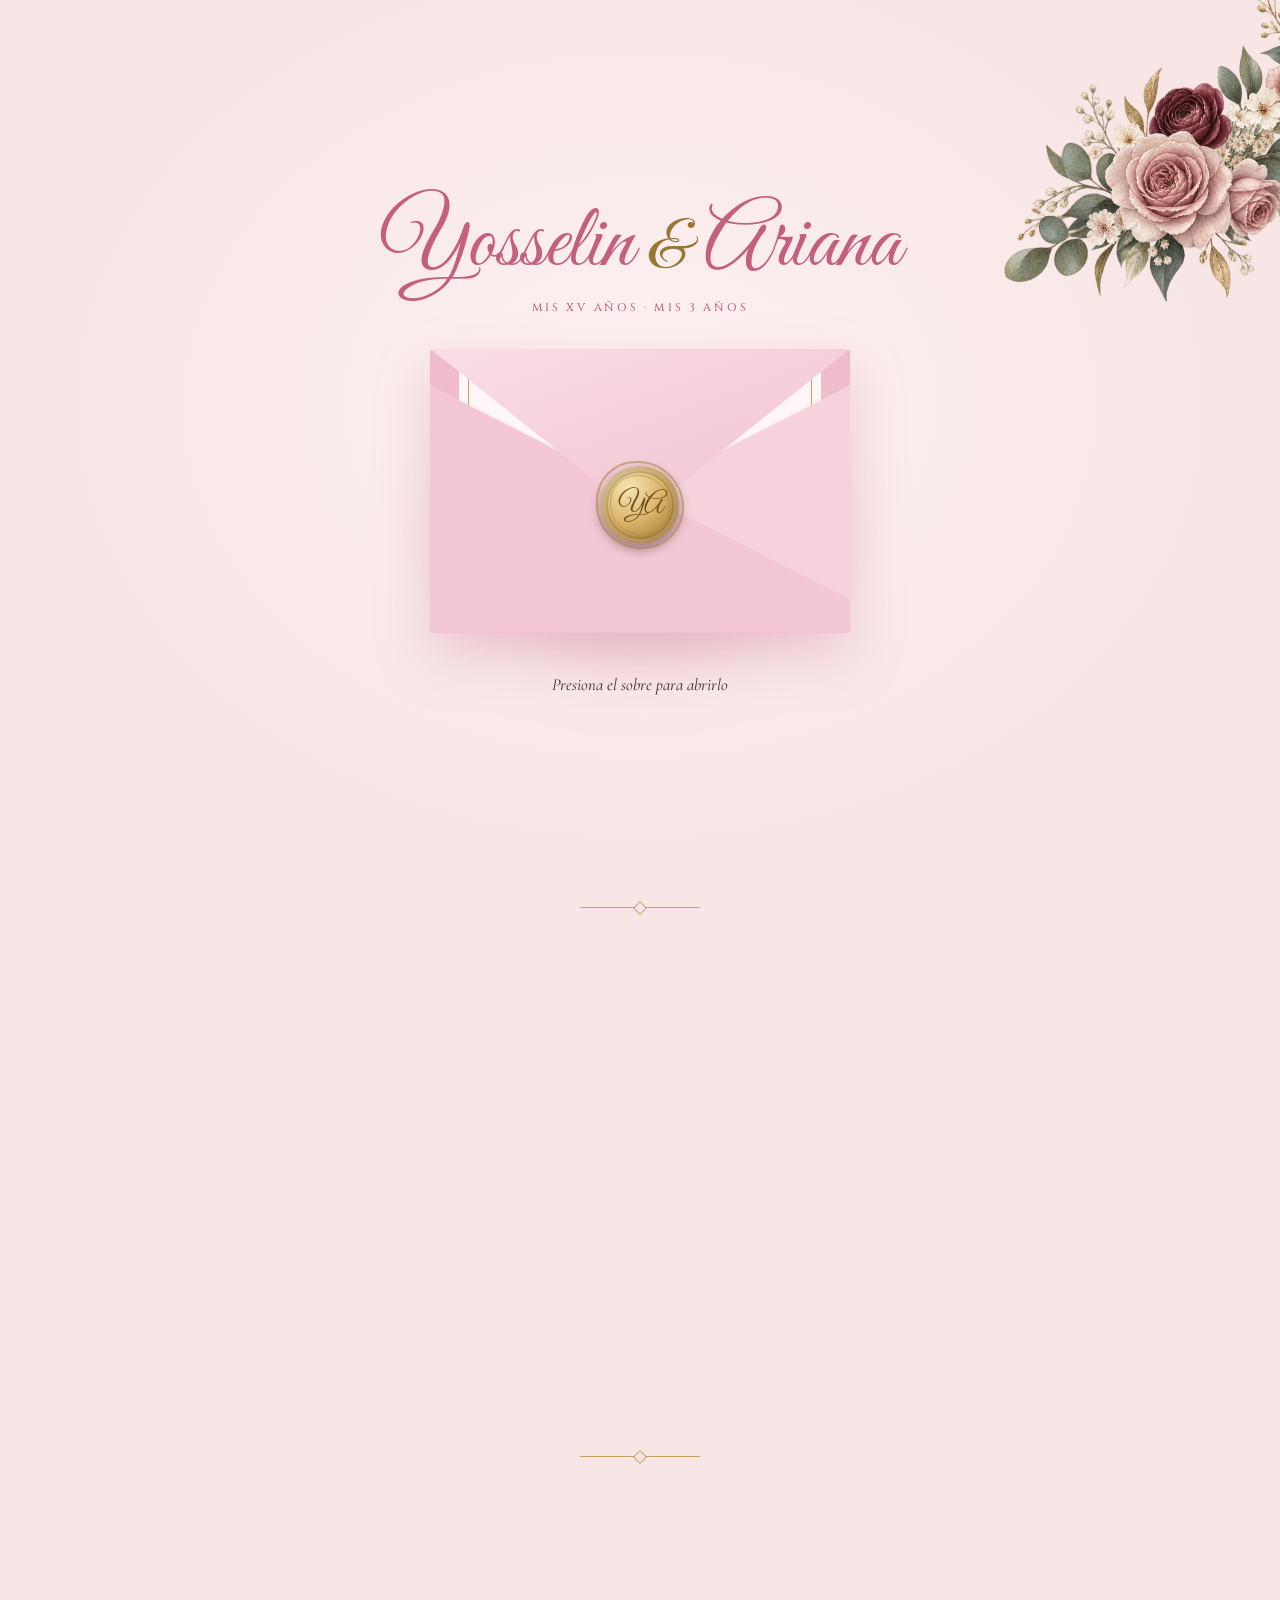
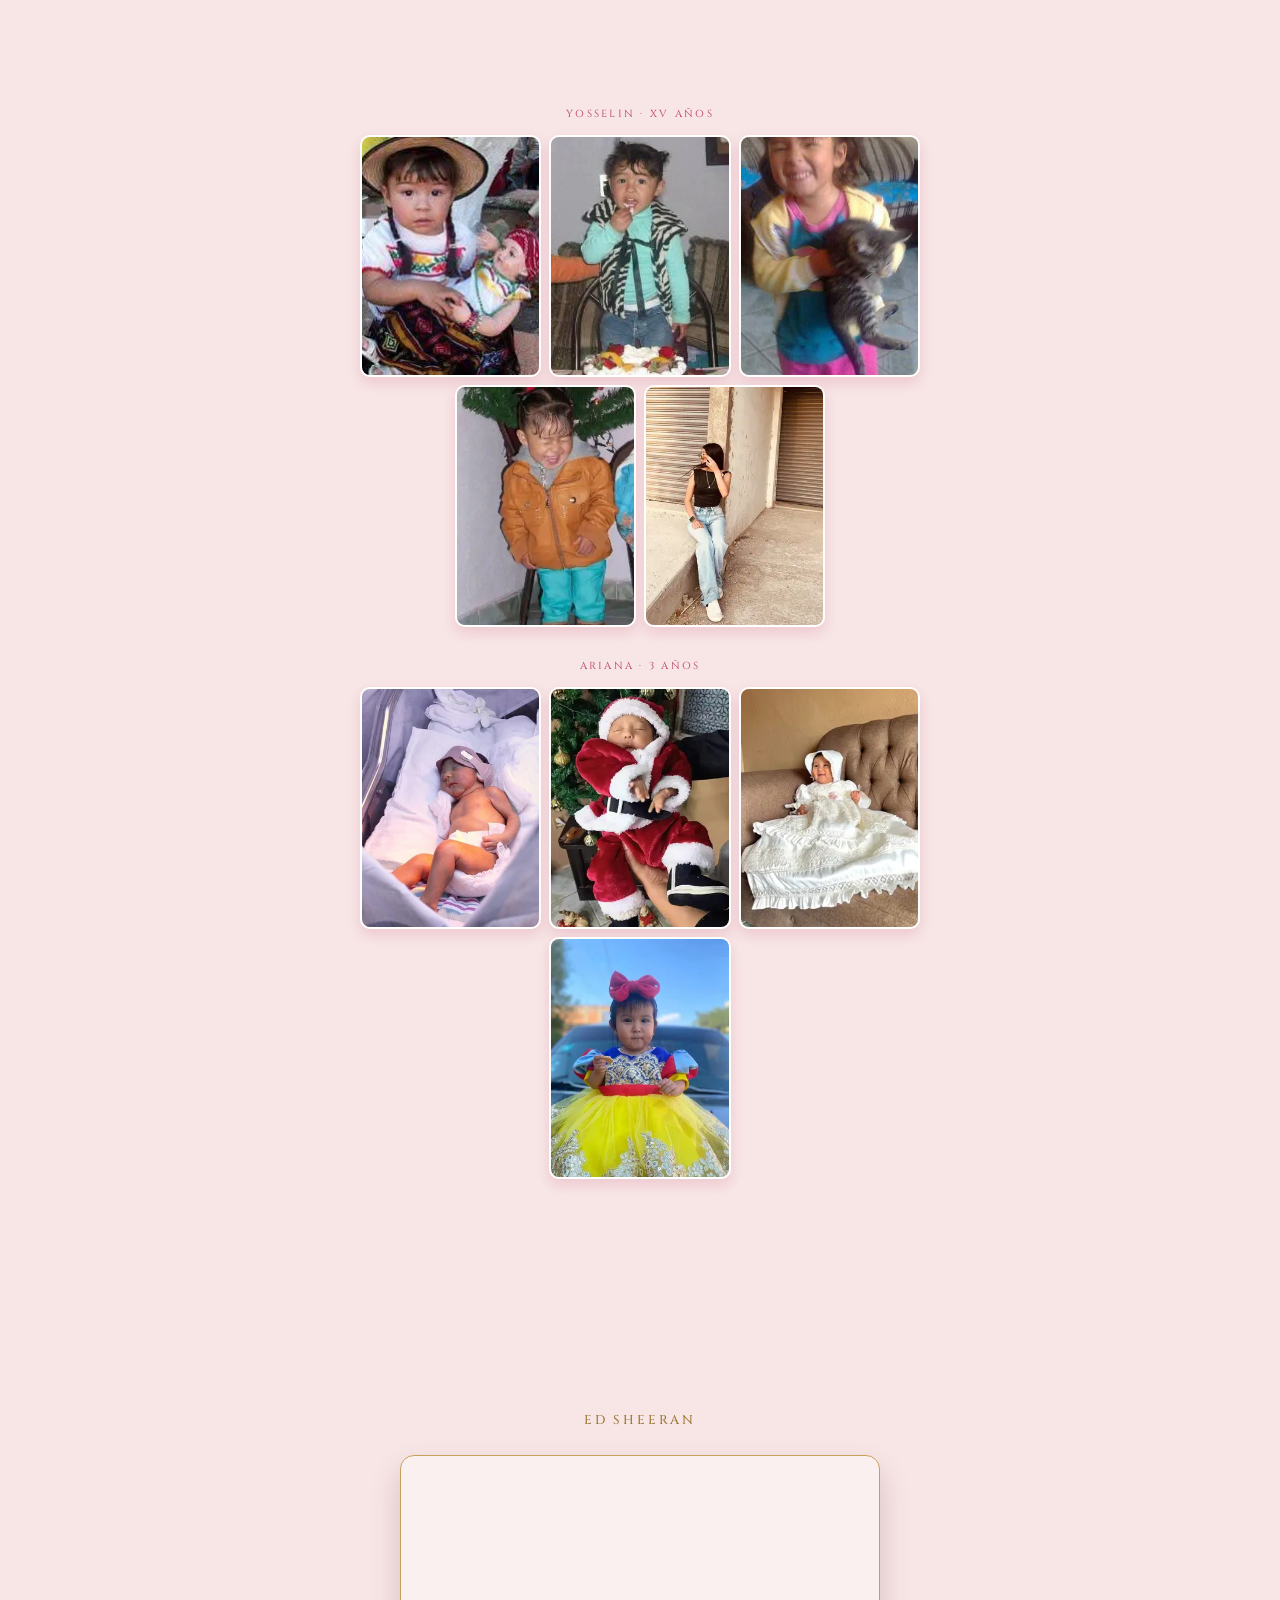
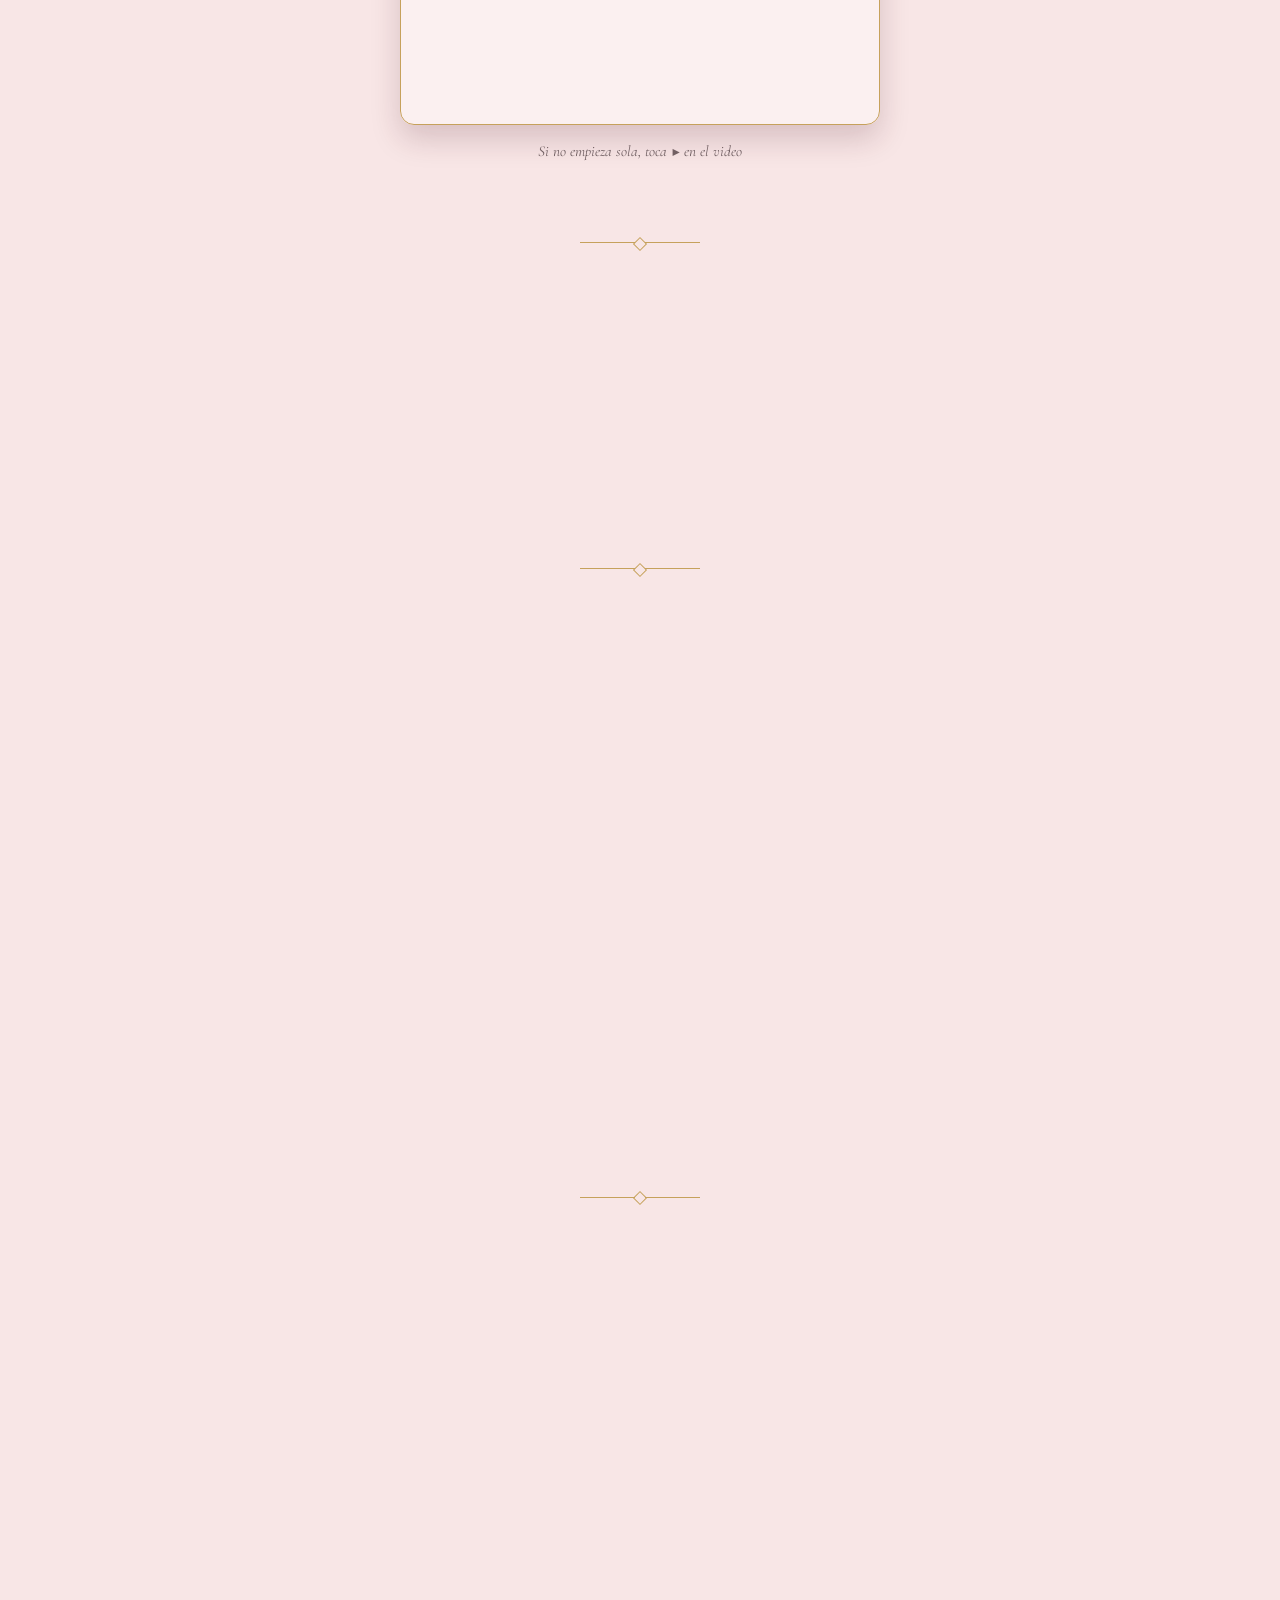
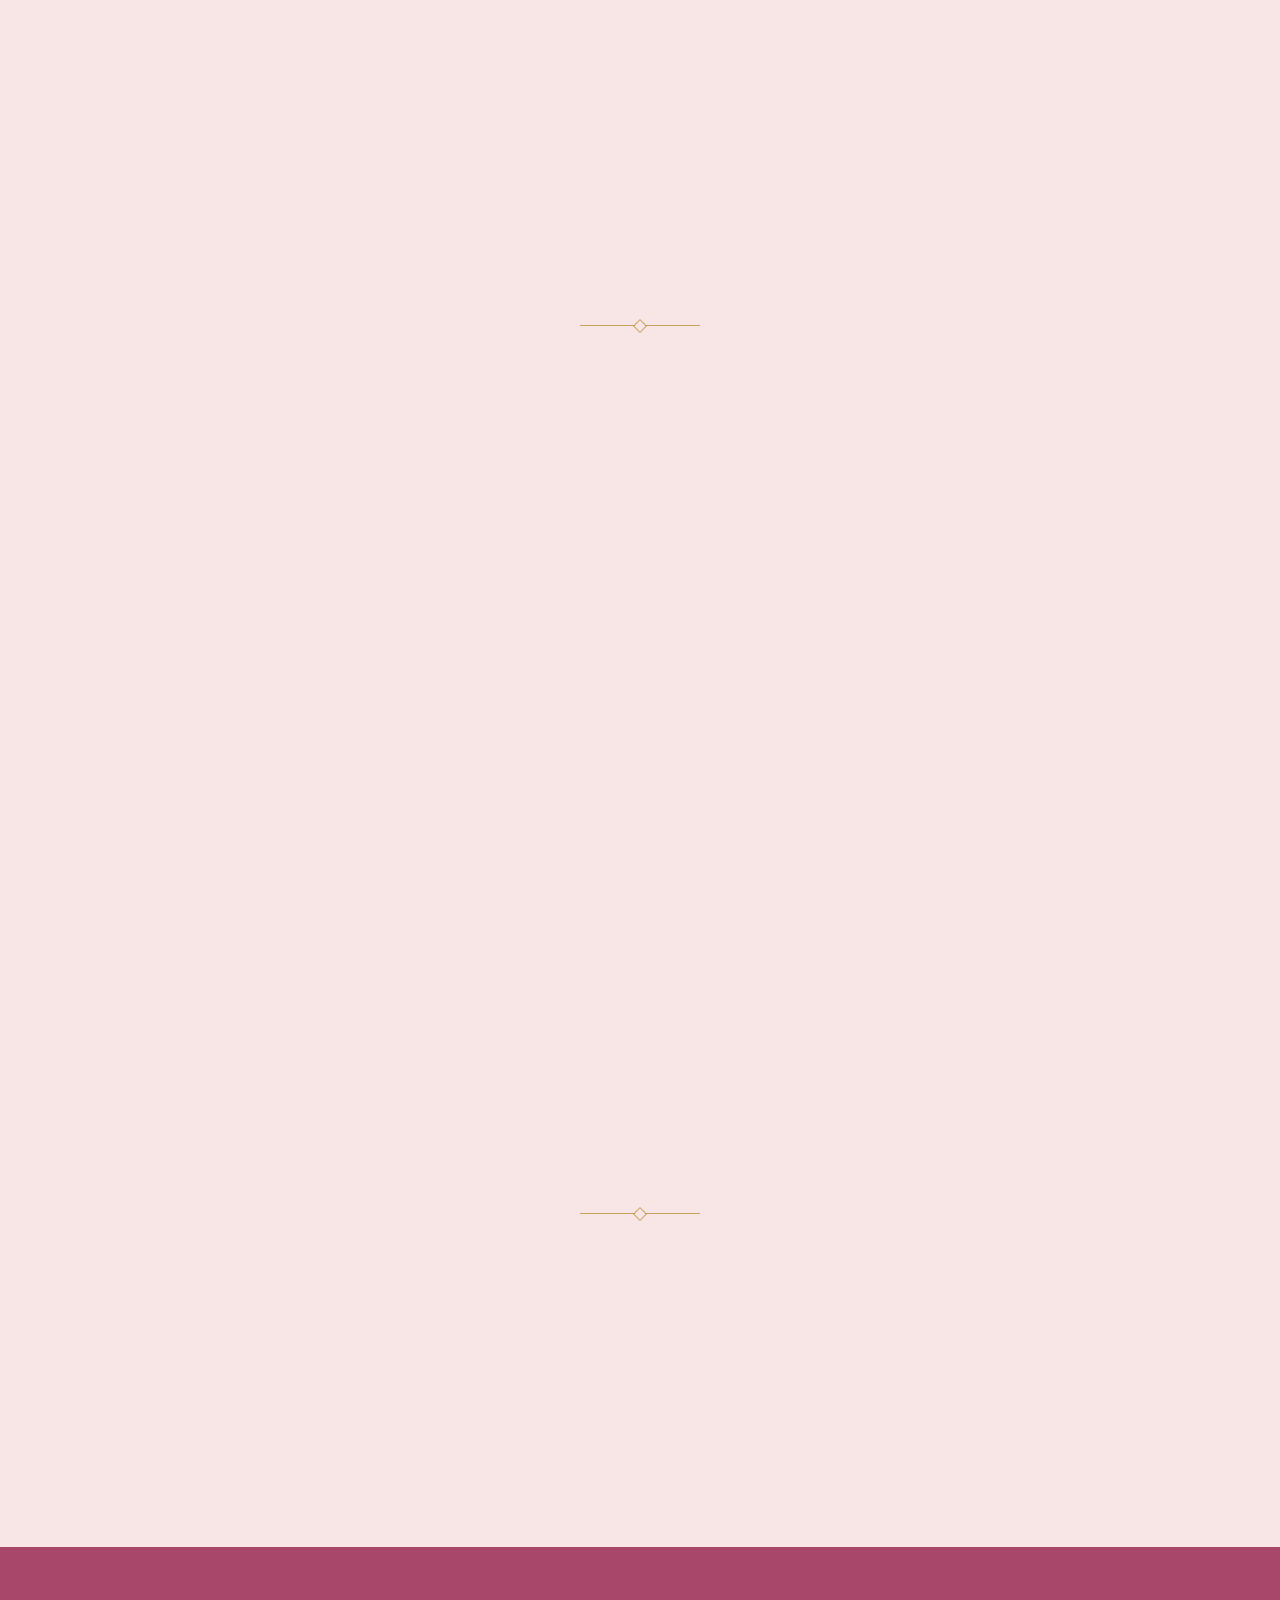
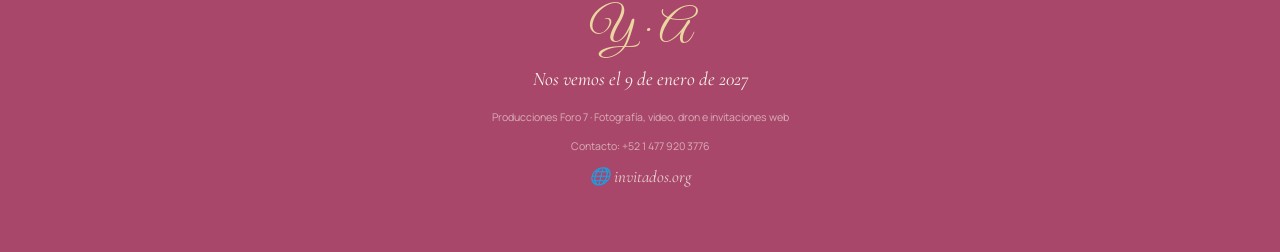
<file: index.html>
<!doctype html>
<html lang="es">
<head>
  <meta charset="utf-8"><meta name="viewport" content="width=device-width,initial-scale=1">
  <meta name="description" content="Invitación a los XV años de Yosselin y los 3 años de Ariana — 9 de enero de 2027"><meta name="theme-color" content="#f8e6e6">
  <title>Yosselin XV · Ariana 3</title><link rel="icon" type="image/svg+xml" href="favicon.svg">
  <link rel="preconnect" href="https://fonts.googleapis.com"><link rel="preconnect" href="https://fonts.gstatic.com" crossorigin>
  <link href="https://fonts.googleapis.com/css2?family=Cinzel:wght@400;500&family=Cormorant+Garamond:ital,wght@0,400;0,500;0,600;1,400&family=Great+Vibes&family=Manrope:wght@400;500;600&display=swap" rel="stylesheet">
  <link rel="stylesheet" href="https://cdnjs.cloudflare.com/ajax/libs/font-awesome/6.4.0/css/all.min.css"><link rel="stylesheet" href="css/index.css?v=12">
</head>
<body class="is-locked">
  <div class="paper-noise" aria-hidden="true"></div><div class="petals" id="petals" aria-hidden="true"></div>
  <div class="invitation-gate" id="invitationGate">
    <img class="gate-floral gate-floral-a" src="imagenes/invitacion/flores-editoriales.png" alt="" aria-hidden="true"><img class="gate-floral gate-floral-b" src="imagenes/invitacion/flores-editoriales.png" alt="" aria-hidden="true"><div class="gate-copy"><h1>Yosselin <i>&amp;</i> Ariana</h1><p class="eyebrow">Mis XV años · Mis 3 años</p></div>
    <button class="envelope" id="openInvitation" type="button" aria-label="Abrir la invitación"><span class="envelope-shadow"></span><span class="envelope-back"></span><span class="envelope-card"><small>Invitación especial</small><strong>Y <i>&</i> A</strong><em>09 · 01 · 27</em></span><span class="envelope-flap"></span><span class="envelope-front"></span><span class="wax-seal"><i class="shine"></i><b>YA</b></span></button>
    <button class="open-label" id="openLabel" type="button">Presiona el sobre para abrirlo</button>
  </div>
  <main>
    <section class="hero" aria-labelledby="mainTitle">
      <img class="floral floral-top" src="imagenes/invitacion/flores-editoriales.png" alt="" aria-hidden="true"><img class="floral floral-bottom" src="imagenes/invitacion/flores-editoriales.png" alt="" aria-hidden="true">
      <p class="eyebrow">Con inmensa alegría celebramos</p><p class="hero-kicker">Mis XV años <span>y</span> mis 3 años</p>
      <h1 id="mainTitle"><span>Yosselin</span><b>&</b><span>Ariana</span></h1><p class="surnames">Juárez Cervantes · Solis Juárez</p>
      <div class="date-lockup" aria-label="Sábado 9 de enero de 2027"><span class="dl-month">Enero</span><div class="dl-row"><span>Sábado</span><strong>09</strong><span>2027</span></div></div>
      <a class="scroll-cue" href="#historia">Descubre la invitación <i class="fa-solid fa-arrow-down"></i></a>
    </section>
    <section class="story section-pad" id="historia"><p class="eyebrow">Nuestra invitación</p><h2>Dos edades,<br><i>una misma alegría</i></h2><p class="lead">La vida se cuenta en instantes que se vuelven recuerdos. Queremos que seas parte de uno de los nuestros.</p><blockquote>“Mi vida es como un cuento de hadas, llena de alegrías y sorpresas inesperadas; hoy me presento como una princesa para invitarte a celebrar.”</blockquote></section>
    <section class="gallery section-pad" id="recuerdos" aria-labelledby="galTitle"><p class="eyebrow">Nuestros recuerdos</p><h2 id="galTitle">Así hemos<br><i>crecido</i></h2><p class="info-kicker gal-kicker">Yosselin · XV años</p><div class="gal-grid"><a class="gal-item" href="imagenes/invitacion/xv/yosselin-02.webp"><img src="imagenes/invitacion/thumb/xv/yosselin-02.webp" alt="Foto de Yosselin" loading="lazy"></a><a class="gal-item" href="imagenes/invitacion/xv/yosselin-03.webp"><img src="imagenes/invitacion/thumb/xv/yosselin-03.webp" alt="Foto de Yosselin" loading="lazy"></a><a class="gal-item" href="imagenes/invitacion/xv/yosselin-05.webp"><img src="imagenes/invitacion/thumb/xv/yosselin-05.webp" alt="Foto de Yosselin" loading="lazy"></a><a class="gal-item" href="imagenes/invitacion/xv/yosselin-06.webp"><img src="imagenes/invitacion/thumb/xv/yosselin-06.webp" alt="Foto de Yosselin" loading="lazy"></a><a class="gal-item" href="imagenes/invitacion/xv/yosselin-07.webp"><img src="imagenes/invitacion/thumb/xv/yosselin-07.webp" alt="Foto de Yosselin" loading="lazy"></a></div><p class="info-kicker gal-kicker">Ariana · 3 años</p><div class="gal-grid"><a class="gal-item" href="imagenes/invitacion/3/ariana-01.webp"><img src="imagenes/invitacion/thumb/3/ariana-01.webp" alt="Foto de Ariana" loading="lazy"></a><a class="gal-item" href="imagenes/invitacion/3/ariana-02.webp"><img src="imagenes/invitacion/thumb/3/ariana-02.webp" alt="Foto de Ariana" loading="lazy"></a><a class="gal-item" href="imagenes/invitacion/3/ariana-03.webp"><img src="imagenes/invitacion/thumb/3/ariana-03.webp" alt="Foto de Ariana" loading="lazy"></a><a class="gal-item" href="imagenes/invitacion/3/ariana-04.webp"><img src="imagenes/invitacion/thumb/3/ariana-04.webp" alt="Foto de Ariana" loading="lazy"></a></div></section>
    <div class="lightbox" id="lightbox" hidden><button type="button" class="lb-close" aria-label="Cerrar">&times;</button><button type="button" class="lb-prev" aria-label="Anterior">&#8249;</button><img alt=""><button type="button" class="lb-next" aria-label="Siguiente">&#8250;</button></div>
    <section class="song section-pad" id="cancion" aria-labelledby="songTitle"><p class="eyebrow">Nuestra canción</p><h2 id="songTitle">Perfect</h2><p class="song-artist">Ed Sheeran</p><div class="song-frame"><div id="ytPlayer"></div></div><p class="song-note">Si no empieza sola, toca ▶ en el video</p></section>
    <section class="count-section section-pad" aria-labelledby="countTitle"><div class="count-intro"><p class="eyebrow">Reserva este día</p><h2 id="countTitle">Faltan</h2></div><div class="countdown" id="countdown"><div><strong id="days">00</strong><span>Días</span></div><div><strong id="hours">00</strong><span>Horas</span></div><div><strong id="minutes">00</strong><span>Minutos</span></div><div><strong id="seconds">00</strong><span>Segundos</span></div></div></section>
    <section class="personalized section-pad" id="personalizedWelcome" style="display:none"><p class="eyebrow">Esta invitación es para ti</p><h2 id="guestWelcomeText"></h2></section>
    <section class="family section-pad"><p class="eyebrow">Con la bendición de</p><h2>Nuestra familia</h2><div class="family-frame"><span class="monogram">YA</span><p class="info-kicker">Papás de Yosselin</p><p>Luis Alberto Juárez Pérez<br><em>&amp;</em>&nbsp;Elizabeth Cervantes Barajas</p><span class="family-divider"></span><p class="info-kicker">Papás de Ariana</p><p>Gonzalo Solis Muñoz<br><em>&amp;</em>&nbsp;Yeni Elizabeth Juárez Cervantes</p></div></section>
    <section class="events section-pad" aria-labelledby="eventsTitle"><p class="eyebrow">Dónde nos encontraremos</p><h2 id="eventsTitle">El itinerario</h2><div class="card-list">
      <article class="info-card"><span class="info-icon"><i class="fa-solid fa-church" aria-hidden="true"></i></span><p class="info-kicker">Ceremonia</p><h3>Misa de Acción de Gracias</h3><p class="info-time">3:00 p. m.</p><p>Templo Los Dominicos</p></article>
      <article class="info-card"><span class="info-icon"><i class="fa-solid fa-champagne-glasses" aria-hidden="true"></i></span><p class="info-kicker">Recepción</p><h3>Fraccionamiento La Pradera</h3><p class="info-time">Comida a partir de las 4:30 p. m.</p><p>Purísima del Rincón, Guanajuato</p></article>
    </div></section>
    <section class="gifts section-pad" aria-labelledby="giftsTitle"><p class="eyebrow">Mesa de regalos</p><h2 id="giftsTitle">Un detalle<br><i>con cariño</i></h2><p class="lead">Tu presencia es nuestro mejor regalo; si deseas tener un detalle con nosotras, te compartimos una sugerencia.</p><div class="card-list">
      <article class="info-card"><span class="info-icon"><i class="fa-solid fa-envelope-open-text" aria-hidden="true"></i></span><p class="info-kicker">Para Yosselin · XV años</p><h3>Lluvia de sobres</h3><p>El día de la celebración habrá una cajita especial donde podrás dejar tu sobre.</p></article>
      <article class="info-card"><span class="info-icon"><i class="fa-solid fa-gift" aria-hidden="true"></i></span><p class="info-kicker">Para Ariana · 3 años</p><h3>Un detalle o regalo</h3><p>Cualquier detalle que elijas con cariño la hará muy feliz.</p></article>
    </div></section>
    <section class="share section-pad"><p class="eyebrow">Guarda este recuerdo</p><h2>Comparte la invitación</h2><div class="share-actions"><button type="button" onclick="shareWhatsApp()" aria-label="Compartir por WhatsApp"><i class="fa-brands fa-whatsapp"></i></button><button type="button" onclick="shareFacebook()" aria-label="Compartir por Facebook"><i class="fa-brands fa-facebook-f"></i></button><button type="button" onclick="copyLink()" aria-label="Copiar enlace"><i class="fa-solid fa-link"></i></button></div></section>
  </main>
  <footer><span class="footer-monogram">Y · A</span><p>Nos vemos el 9 de enero de 2027</p><small>Producciones Foro 7 · Fotografía, video, dron e invitaciones web<br>Contacto: +52 1 477 920 3776</small></footer>
  <button class="music-toggle" id="musicToggle" type="button" aria-label="Pausar música" aria-pressed="true"><i class="fa-solid fa-volume-high"></i><span>Música</span></button>
  <script src="js/musica-youtube.js?v=2"></script>
  <script>
  (function(){const gate=document.getElementById('invitationGate'),music=window.musicaYT,musicToggle=document.getElementById('musicToggle');const setMusicState=playing=>{musicToggle.classList.toggle('is-playing',playing);musicToggle.setAttribute('aria-pressed',String(playing));musicToggle.setAttribute('aria-label',playing?'Pausar música':'Reproducir música');musicToggle.querySelector('i').className=playing?'fa-solid fa-volume-high':'fa-solid fa-volume-xmark'};music.onchange=setMusicState;const open=()=>{if(gate.classList.contains('is-opening'))return;music.play().then(()=>setMusicState(true)).catch(()=>setMusicState(false));gate.classList.add('is-opening');setTimeout(()=>gate.classList.add('is-open'),1150);setTimeout(()=>{document.body.classList.remove('is-locked');gate.hidden=true;musicToggle.classList.add('is-visible');window.scrollTo(0,0)},2100)};document.getElementById('openInvitation').addEventListener('click',open);document.getElementById('openLabel').addEventListener('click',open);musicToggle.addEventListener('click',()=>{if(music.paused)music.play().then(()=>setMusicState(true)).catch(()=>document.getElementById('cancion').scrollIntoView({behavior:'smooth',block:'center'}));else{music.pause();setMusicState(false)}});
  const eventDate=new Date(2027,0,9,15,0,0).getTime();function updateCountdown(){const d=eventDate-Date.now();if(d<0){document.getElementById('countdown').innerHTML='<p class="event-started">¡La celebración comenzó!</p>';return}const v=[Math.floor(d/86400000),Math.floor(d%86400000/3600000),Math.floor(d%3600000/60000),Math.floor(d%60000/1000)];['days','hours','minutes','seconds'].forEach((id,i)=>{const el=document.getElementById(id),t=String(v[i]).padStart(2,'0');if(el.textContent!==t){el.textContent=t;el.classList.remove('tick');void el.offsetWidth;el.classList.add('tick')}})}updateCountdown();setInterval(updateCountdown,1000);})();
  function shareWhatsApp(){window.open('https://wa.me/?text='+encodeURIComponent('Acompáñanos a celebrar los XV años de Yosselin y 3 años de Ariana · 9 de enero de 2027 '+location.href),'_blank')}function shareFacebook(){window.open('https://www.facebook.com/sharer/sharer.php?u='+encodeURIComponent(location.href),'_blank')}function copyLink(){navigator.clipboard.writeText(location.href).then(()=>alert('Enlace copiado')).catch(()=>prompt('Copia este enlace:',location.href))}
  </script><script>(function(){const items=[...document.querySelectorAll('.gal-item')],lb=document.getElementById('lightbox'),img=lb.querySelector('img');let i=0;const show=n=>{i=(n+items.length)%items.length;img.src=items[i].href};items.forEach((a,n)=>a.addEventListener('click',e=>{e.preventDefault();show(n);lb.hidden=false}));lb.querySelector('.lb-close').onclick=()=>lb.hidden=true;lb.querySelector('.lb-prev').onclick=e=>{e.stopPropagation();show(i-1)};lb.querySelector('.lb-next').onclick=e=>{e.stopPropagation();show(i+1)};lb.addEventListener('click',e=>{if(e.target===lb)lb.hidden=true});document.addEventListener('keydown',e=>{if(lb.hidden)return;if(e.key==='Escape')lb.hidden=true;if(e.key==='ArrowLeft')show(i-1);if(e.key==='ArrowRight')show(i+1)})})();</script><script src="js/movimiento.js?v=2"></script><script src="js/visitas.js?v=1"></script><script src="js/rsvp-guest.js?v=4"></script><script src="js/foro7-footer.js?v=1"></script>
</body></html>
</file>
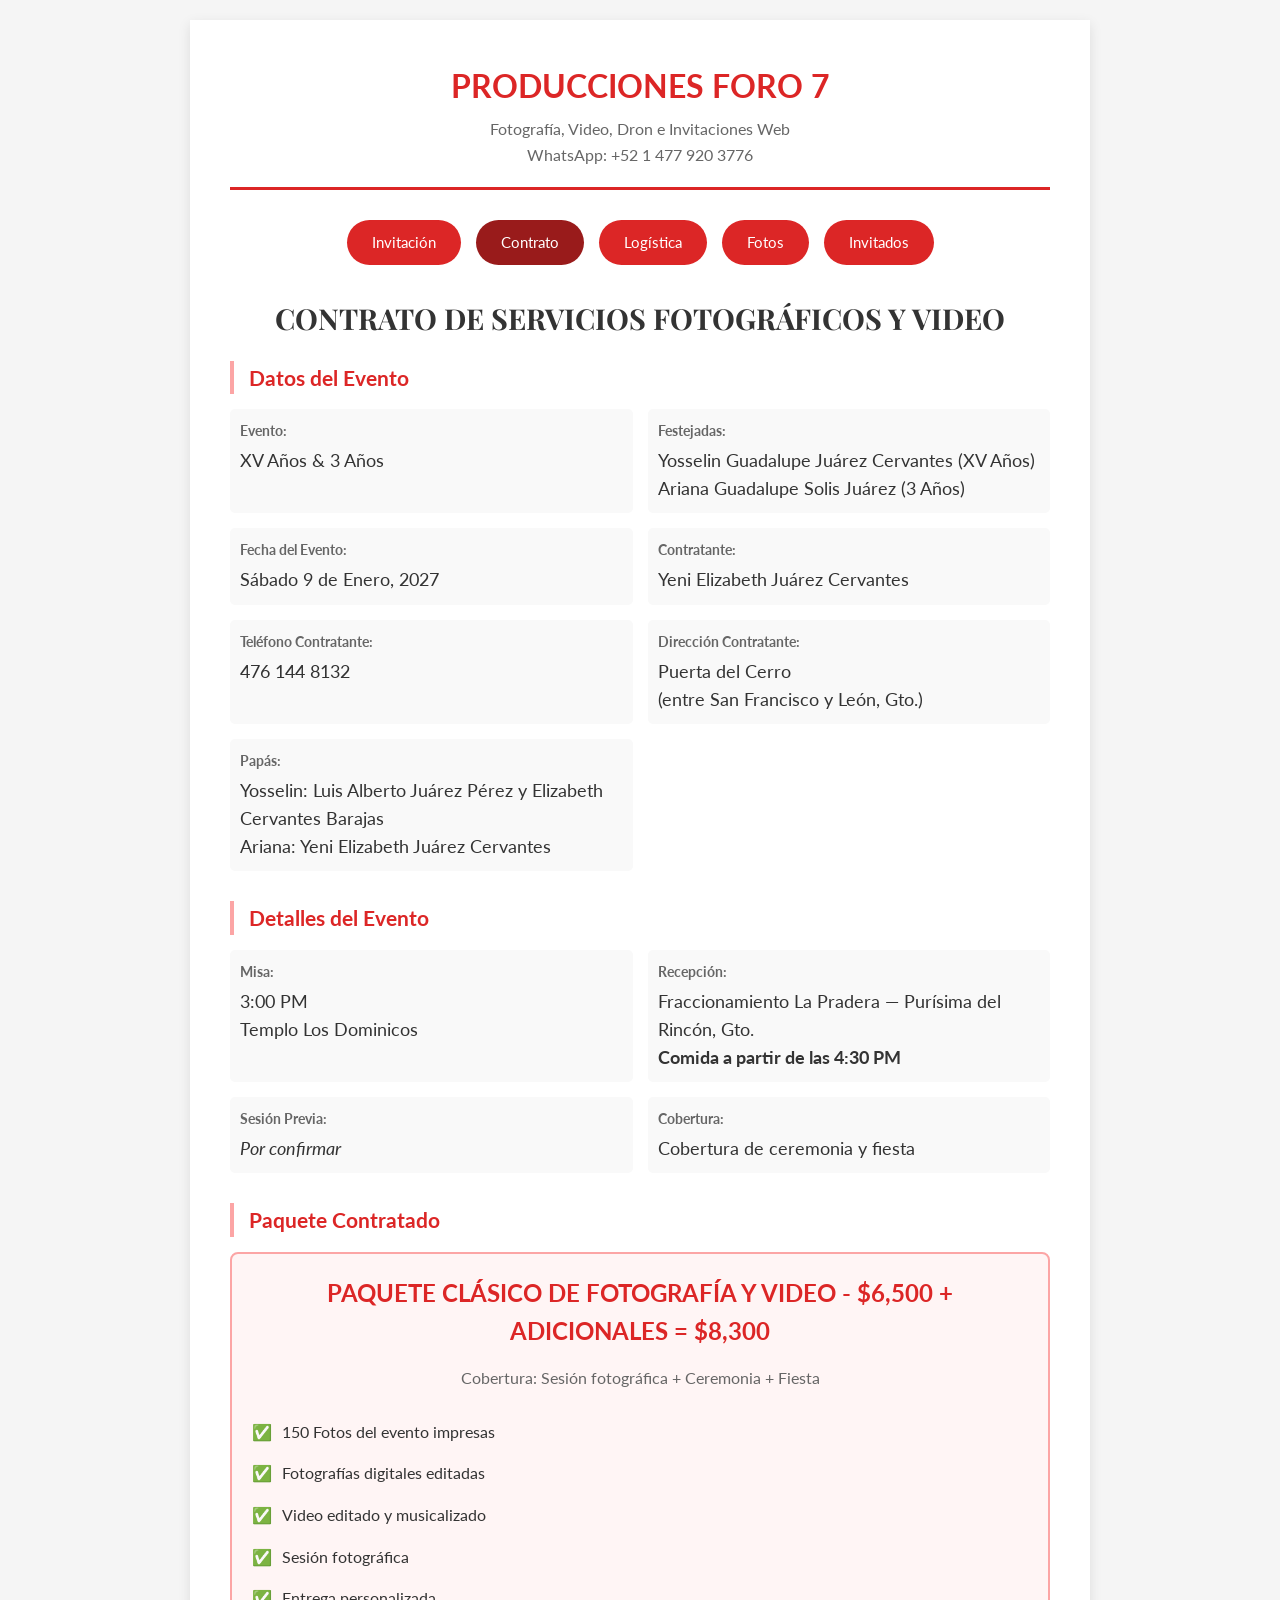
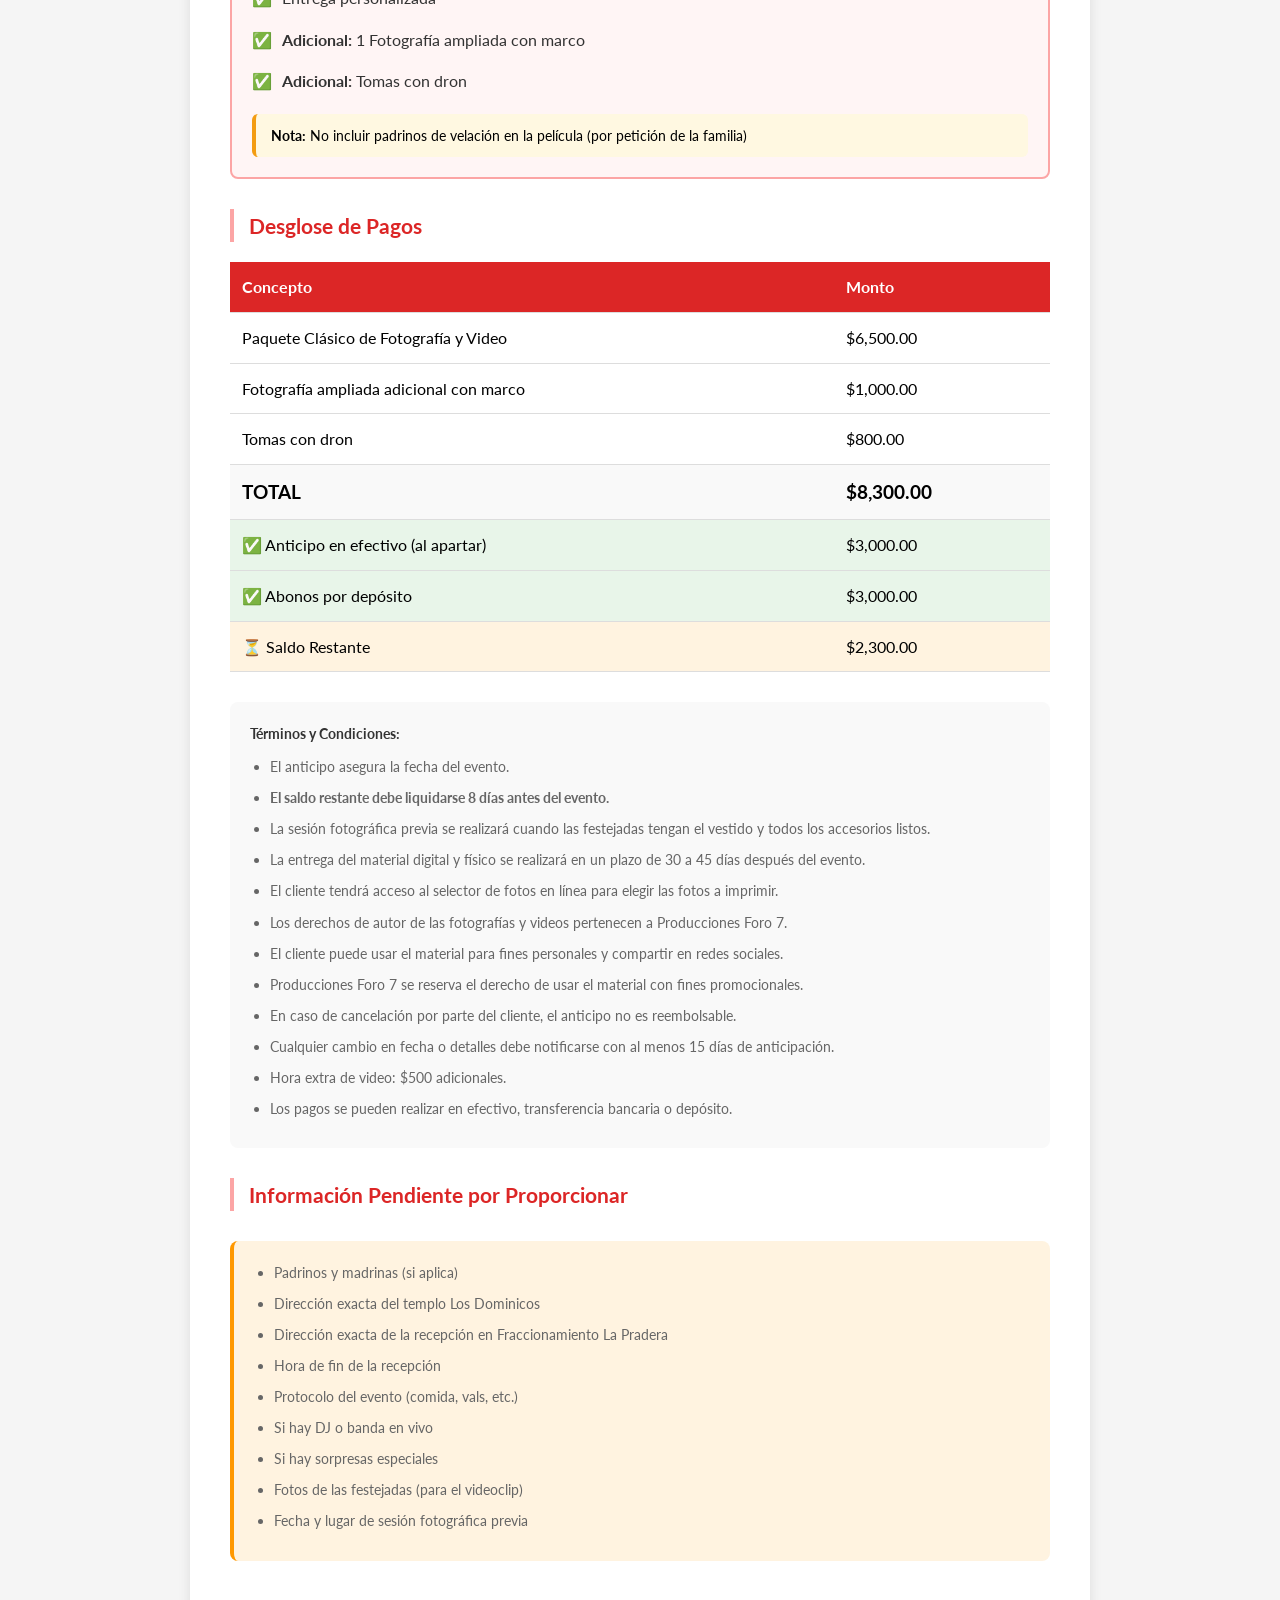
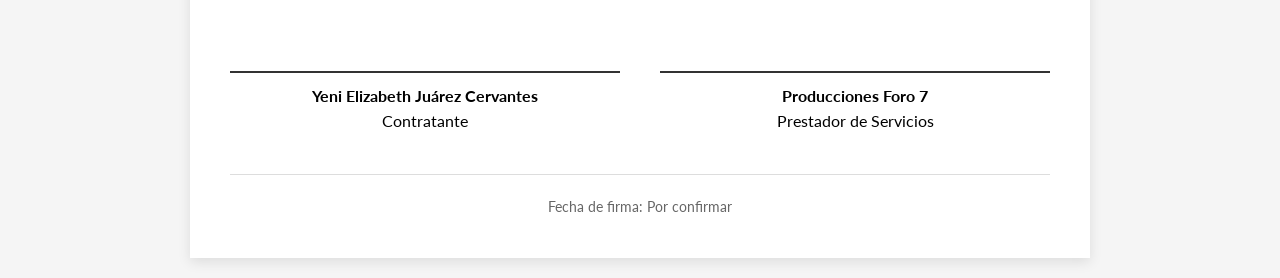
<file: contrato.html>
<!DOCTYPE html>
<html lang="es">
<head>
    <meta charset="UTF-8">
    <meta name="viewport" content="width=device-width, initial-scale=1.0">
    <title>Contrato - XV Años Yosselin & 3 Años Ariana</title>
    <link rel="icon" type="image/svg+xml" href="favicon.svg">
    <link href="https://fonts.googleapis.com/css2?family=Playfair+Display:wght@400;700&family=Lato:wght@300;400;700&display=swap" rel="stylesheet">
    <link rel="stylesheet" href="css/contrato.css?v=1">
</head>
<body>
    <div class="container">
        <div class="header">
            <div class="company-name">PRODUCCIONES FORO 7</div>
            <div class="company-subtitle">Fotografía, Video, Dron e Invitaciones Web</div>
            <div class="company-subtitle">WhatsApp: +52 1 477 920 3776</div>
        </div>

        <div class="nav-links">
            <a href="index.html">Invitación</a>
            <a href="contrato.html" class="active">Contrato</a>
            <a href="logistica.html">Logística</a>
            <a href="selector.html">Fotos</a>
            <a href="invitados.html">Invitados</a>
        </div>

        <h1 class="contract-title">CONTRATO DE SERVICIOS FOTOGRÁFICOS Y VIDEO</h1>

        <div class="section">
            <h2 class="section-title">Datos del Evento</h2>
            <div class="info-grid">
                <div class="info-item">
                    <div class="info-label">Evento:</div>
                    <div class="info-value">XV Años & 3 Años</div>
                </div>
                <div class="info-item">
                    <div class="info-label">Festejadas:</div>
                    <div class="info-value">Yosselin Guadalupe Juárez Cervantes (XV Años)<br>Ariana Guadalupe Solis Juárez (3 Años)</div>
                </div>
                <div class="info-item">
                    <div class="info-label">Fecha del Evento:</div>
                    <div class="info-value">Sábado 9 de Enero, 2027</div>
                </div>
                <div class="info-item">
                    <div class="info-label">Contratante:</div>
                    <div class="info-value">Yeni Elizabeth Juárez Cervantes</div>
                </div>
                <div class="info-item">
                    <div class="info-label">Teléfono Contratante:</div>
                    <div class="info-value">476 144 8132</div>
                </div>
                <div class="info-item">
                    <div class="info-label">Dirección Contratante:</div>
                    <div class="info-value">Puerta del Cerro<br>(entre San Francisco y León, Gto.)</div>
                </div>
                <div class="info-item">
                    <div class="info-label">Papás:</div>
                    <div class="info-value">Yosselin: Luis Alberto Juárez Pérez y Elizabeth Cervantes Barajas<br>Ariana: Yeni Elizabeth Juárez Cervantes</div>
                </div>
            </div>
        </div>

        <div class="section">
            <h2 class="section-title">Detalles del Evento</h2>
            <div class="info-grid">
                <div class="info-item">
                    <div class="info-label">Misa:</div>
                    <div class="info-value">3:00 PM<br>Templo Los Dominicos</div>
                </div>
                <div class="info-item">
                    <div class="info-label">Recepción:</div>
                    <div class="info-value">Fraccionamiento La Pradera — Purísima del Rincón, Gto.<br><strong>Comida a partir de las 4:30 PM</strong></div>
                </div>
                <div class="info-item">
                    <div class="info-label">Sesión Previa:</div>
                    <div class="info-value"><em>Por confirmar</em></div>
                </div>
                <div class="info-item">
                    <div class="info-label">Cobertura:</div>
                    <div class="info-value">Cobertura de ceremonia y fiesta</div>
                </div>
            </div>
        </div>

        <div class="section">
            <h2 class="section-title">Paquete Contratado</h2>
            <div class="package-details">
                <div class="package-title">PAQUETE CLÁSICO DE FOTOGRAFÍA Y VIDEO - $6,500 + ADICIONALES = $8,300</div>
                <p style="text-align: center; color: #666; margin-bottom: 20px;">
                    Cobertura: Sesión fotográfica + Ceremonia + Fiesta
                </p>

                <ul class="package-list">
                    <li>150 Fotos del evento impresas</li>
                    <li>Fotografías digitales editadas</li>
                    <li>Video editado y musicalizado</li>
                    <li>Sesión fotográfica</li>
                    <li>Entrega personalizada</li>
                    <li><strong>Adicional:</strong> 1 Fotografía ampliada con marco</li>
                    <li><strong>Adicional:</strong> Tomas con dron</li>
                </ul>

                <div style="margin-top:12px; background:#fff8e1; border-left:4px solid #f39c12; padding:10px 15px; border-radius:6px; font-size:0.9rem;">
                    <strong>Nota:</strong> No incluir padrinos de velación en la película (por petición de la familia)
                </div>
            </div>
        </div>

        <div class="section">
            <h2 class="section-title">Desglose de Pagos</h2>
            <table class="pricing-table">
                <thead>
                    <tr>
                        <th>Concepto</th>
                        <th class="table-right">Monto</th>
                    </tr>
                </thead>
                <tbody>
                    <tr>
                        <td>Paquete Clásico de Fotografía y Video</td>
                        <td class="table-right">$6,500.00</td>
                    </tr>
                    <tr>
                        <td>Fotografía ampliada adicional con marco</td>
                        <td class="table-right">$1,000.00</td>
                    </tr>
                    <tr>
                        <td>Tomas con dron</td>
                        <td class="table-right">$800.00</td>
                    </tr>
                    <tr class="total-row">
                        <td>TOTAL</td>
                        <td class="table-right">$8,300.00</td>
                    </tr>
                    <tr class="paid-row">
                        <td>✅ Anticipo en efectivo (al apartar)</td>
                        <td class="table-right">$3,000.00</td>
                    </tr>
                    <tr class="paid-row">
                        <td>✅ Abonos por depósito</td>
                        <td class="table-right">$3,000.00</td>
                    </tr>
                    <tr class="pending-row">
                        <td>⏳ Saldo Restante</td>
                        <td class="table-right">$2,300.00</td>
                    </tr>
                </tbody>
            </table>
        </div>

        <div class="section">
            <div class="terms">
                <div class="terms-title">Términos y Condiciones:</div>
                <ul>
                    <li>El anticipo asegura la fecha del evento.</li>
                    <li><strong>El saldo restante debe liquidarse 8 días antes del evento.</strong></li>
                    <li>La sesión fotográfica previa se realizará cuando las festejadas tengan el vestido y todos los accesorios listos.</li>
                    <li>La entrega del material digital y físico se realizará en un plazo de 30 a 45 días después del evento.</li>
                    <li>El cliente tendrá acceso al selector de fotos en línea para elegir las fotos a imprimir.</li>
                    <li>Los derechos de autor de las fotografías y videos pertenecen a Producciones Foro 7.</li>
                    <li>El cliente puede usar el material para fines personales y compartir en redes sociales.</li>
                    <li>Producciones Foro 7 se reserva el derecho de usar el material con fines promocionales.</li>
                    <li>En caso de cancelación por parte del cliente, el anticipo no es reembolsable.</li>
                    <li>Cualquier cambio en fecha o detalles debe notificarse con al menos 15 días de anticipación.</li>
                    <li>Hora extra de video: $500 adicionales.</li>
                    <li>Los pagos se pueden realizar en efectivo, transferencia bancaria o depósito.</li>
                </ul>
            </div>
        </div>

        <div class="section">
            <h2 class="section-title">Información Pendiente por Proporcionar</h2>
            <div class="terms" style="background: #fff3e0; border-left: 4px solid #ff9800;">
                <ul>
                    <li>Padrinos y madrinas (si aplica)</li>
                    <li>Dirección exacta del templo Los Dominicos</li>
                    <li>Dirección exacta de la recepción en Fraccionamiento La Pradera</li>
                    <li>Hora de fin de la recepción</li>
                    <li>Protocolo del evento (comida, vals, etc.)</li>
                    <li>Si hay DJ o banda en vivo</li>
                    <li>Si hay sorpresas especiales</li>
                    <li>Fotos de las festejadas (para el videoclip)</li>
                    <li>Fecha y lugar de sesión fotográfica previa</li>
                </ul>
            </div>
        </div>

        <div class="signatures">
            <div class="signature-box">
                <div class="signature-line">
                    <strong>Yeni Elizabeth Juárez Cervantes</strong><br>
                    Contratante
                </div>
            </div>
            <div class="signature-box">
                <div class="signature-line">
                    <strong>Producciones Foro 7</strong><br>
                    Prestador de Servicios
                </div>
            </div>
        </div>

        <div class="contract-date">
            Fecha de firma: Por confirmar
        </div>
    </div>
    <script src="js/visitas.js?v=1"></script>

<script src="js/foro7-footer.js?v=1"></script>
</body>
</html>
</file>
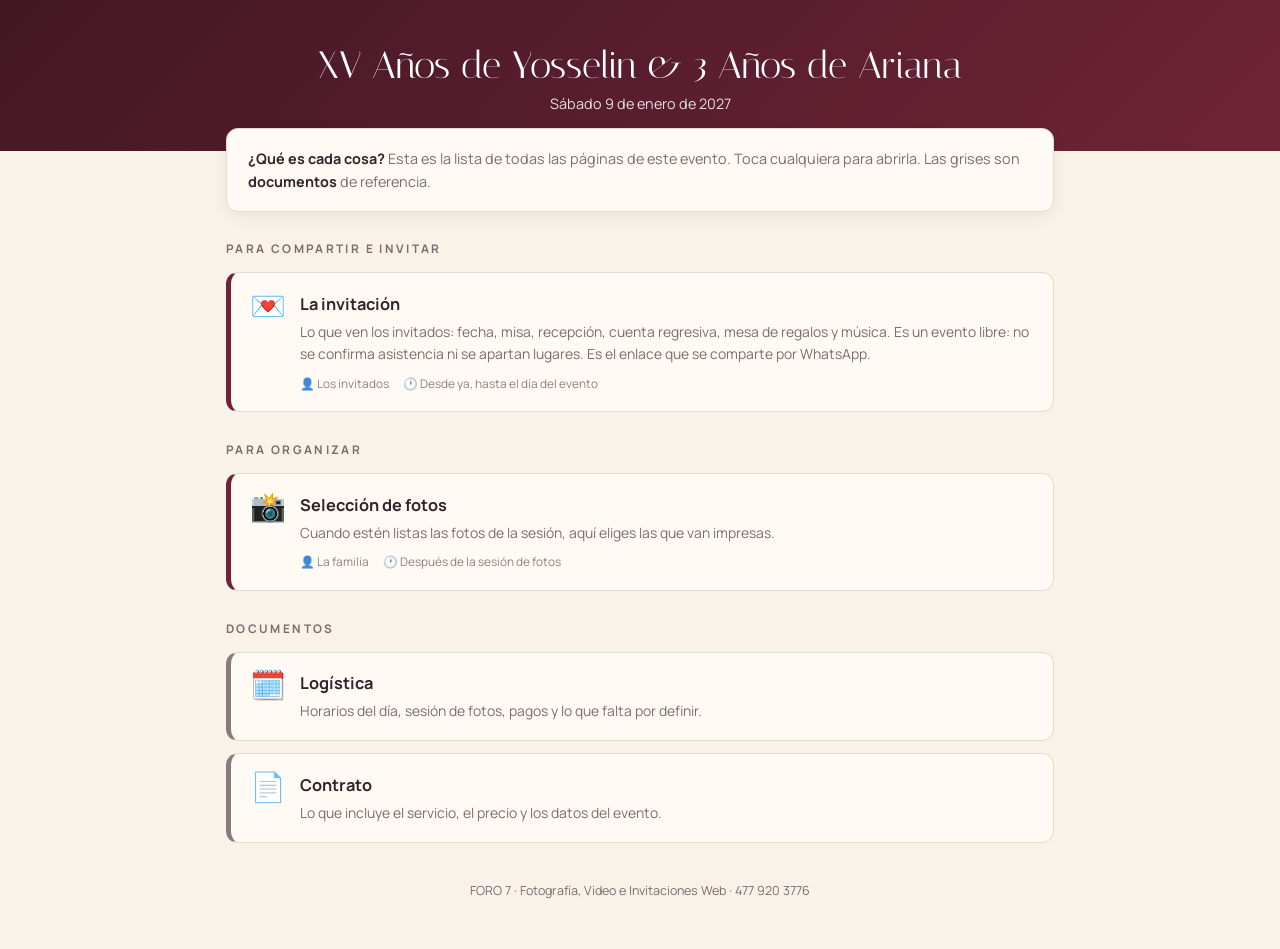
<file: panel.html>
<!DOCTYPE html>
<html lang="es">
<head>
<meta charset="UTF-8">
<meta name="viewport" content="width=device-width, initial-scale=1.0">
<title>Panel · XV Años Yosselin & 3 Años Ariana</title>
<link rel="icon" type="image/svg+xml" href="favicon.svg">
<link href="https://fonts.googleapis.com/css2?family=Manrope:wght@400;600;800&family=Italiana&display=swap" rel="stylesheet">
<style>
    :root {
        --acento: #6e2436; --acento2: #431724; --fondo: #f8f2e9;
        --panel: #fffaf4; --texto: #302329; --suave: #7d6b70; --linea: #ead9d0;
    }
    * { margin:0; padding:0; box-sizing:border-box; }
    body {
        font-family:'Manrope',system-ui,sans-serif; background:var(--fondo);
        color:var(--texto); line-height:1.6; padding-bottom:3rem;
        -webkit-font-smoothing:antialiased;
    }
    .cabecera {
        background:linear-gradient(135deg, var(--acento2), var(--acento));
        color:#fff; padding:2.6rem 1.2rem 2.2rem; text-align:center;
    }
    .cabecera h1 { font:400 clamp(1.6rem,6vw,2.4rem) Italiana,serif; }
    .cabecera p { opacity:.85; font-size:.9rem; margin-top:.3rem; }
    .wrap { max-width:860px; margin:0 auto; padding:0 16px; }
    .intro {
        background:var(--panel); border:1px solid var(--linea);
        border-radius:12px; padding:1.1rem 1.3rem; margin:-1.4rem 0 1.8rem;
        font-size:.9rem; color:var(--suave); box-shadow:0 4px 18px rgba(0,0,0,.06);
    }
    .intro strong { color:var(--texto); }
    h2.grupo {
        font-size:.74rem; letter-spacing:.2em; text-transform:uppercase;
        color:var(--suave); margin:1.8rem 0 .8rem;
    }
    .cartas { display:grid; gap:12px; }
    .carta {
        display:flex; gap:14px; text-decoration:none; color:inherit;
        background:var(--panel); border:1px solid var(--linea);
        border-left:5px solid var(--acento);
        border-radius:12px; padding:1.1rem 1.2rem;
        transition:transform .15s, box-shadow .15s;
    }
    .carta:hover { transform:translateY(-2px); box-shadow:0 8px 24px rgba(0,0,0,.08); }
    .carta.dia     { border-left-color:#2e9e5b; }
    .carta.interno { border-left-color:#8a7a7e; }
    .carta-icono { font-size:1.8rem; flex:0 0 auto; line-height:1; }
    .carta-cuerpo h3 { font-size:1.02rem; margin-bottom:.25rem; }
    .carta-cuerpo p { font-size:.87rem; color:var(--suave); }
    .carta-meta {
        display:flex; gap:14px; flex-wrap:wrap; margin-top:.6rem;
        font-size:.74rem; color:var(--suave); opacity:.85;
    }
    .pie { text-align:center; color:var(--suave); font-size:.78rem; margin-top:2.4rem; }
</style>
</head>
<body>

<div class="cabecera">
    <h1>XV Años de Yosselin &amp; 3 Años de Ariana</h1>
    <p>Sábado 9 de enero de 2027</p>
</div>

<div class="wrap">
    <div class="intro">
        <strong>¿Qué es cada cosa?</strong> Esta es la lista de todas las páginas de este evento.
        Toca cualquiera para abrirla. Las grises son <strong>documentos</strong> de referencia.
    </div>

    <h2 class="grupo">Para compartir e invitar</h2>
    <div class="cartas">
        <a class="carta" href="index.html">
            <div class="carta-icono">💌</div>
            <div class="carta-cuerpo">
                <h3>La invitación</h3>
                <p>Lo que ven los invitados: fecha, misa, recepción, cuenta regresiva, mesa de regalos y música. Es un evento libre: no se confirma asistencia ni se apartan lugares. Es el enlace que se comparte por WhatsApp.</p>
                <div class="carta-meta">
                    <span>👤 Los invitados</span>
                    <span>🕐 Desde ya, hasta el día del evento</span>
                </div>
            </div>
        </a>
    </div>

    <h2 class="grupo">Para organizar</h2>
    <div class="cartas">
        <a class="carta" href="selector.html">
            <div class="carta-icono">📸</div>
            <div class="carta-cuerpo">
                <h3>Selección de fotos</h3>
                <p>Cuando estén listas las fotos de la sesión, aquí eliges las que van impresas.</p>
                <div class="carta-meta">
                    <span>👤 La familia</span>
                    <span>🕐 Después de la sesión de fotos</span>
                </div>
            </div>
        </a>
    </div>

    <h2 class="grupo">Documentos</h2>
    <div class="cartas">
        <a class="carta interno" href="logistica.html">
            <div class="carta-icono">🗓️</div>
            <div class="carta-cuerpo">
                <h3>Logística</h3>
                <p>Horarios del día, sesión de fotos, pagos y lo que falta por definir.</p>
            </div>
        </a>
        <a class="carta interno" href="contrato.html">
            <div class="carta-icono">📄</div>
            <div class="carta-cuerpo">
                <h3>Contrato</h3>
                <p>Lo que incluye el servicio, el precio y los datos del evento.</p>
            </div>
        </a>
    </div>

    <p class="pie">FORO 7 · Fotografía, Video e Invitaciones Web · 477 920 3776</p>
</div>

<script src="js/visitas.js?v=1"></script>
</body>
</html>
</file>
<file: css/index.css>
:root{--wine:#6b1e2e;--wine-dark:#4a1220;--wine-soft:#8a3446;--rose:#c98a93;--blush:#f1dcd9;--paper:#f8e6e6;--paper-2:#f1d9da;--ink:#3b2a2e;--gold:#c6a15b;--gold-light:#ead6a0;--gold-dark:#9a7633;--line:rgba(107,30,46,.2);--script:"Great Vibes",cursive;--serif:"Cormorant Garamond",Georgia,serif;--caps:Cinzel,Georgia,serif;--sans:Manrope,system-ui,sans-serif}
*{box-sizing:border-box;margin:0;padding:0}html{scroll-behavior:smooth}
body{background:var(--paper);color:var(--ink);font:400 1.12rem/1.6 var(--serif);overflow-x:hidden;-webkit-font-smoothing:antialiased}
body:before{content:"";position:fixed;inset:0;z-index:-1;background:radial-gradient(ellipse at 50% 0,#fdf2f2 0,transparent 60%),radial-gradient(ellipse at 50% 100%,#f2d6d8 0,transparent 55%),var(--paper)}
body.is-locked{overflow:hidden}
/* Papel con textura: grano fino + fibras alargadas */
.paper-noise{position:fixed;inset:0;pointer-events:none;z-index:50;mix-blend-mode:multiply;opacity:.55;background-image:url("data:image/svg+xml,%3Csvg viewBox='0 0 240 240' xmlns='http://www.w3.org/2000/svg'%3E%3Cfilter id='n'%3E%3CfeTurbulence type='fractalNoise' baseFrequency='.9' numOctaves='3' stitchTiles='stitch'/%3E%3CfeColorMatrix values='0 0 0 0 .5 0 0 0 0 .32 0 0 0 0 .34 0 0 0 .16 0'/%3E%3C/filter%3E%3Crect width='100%25' height='100%25' filter='url(%23n)'/%3E%3C/svg%3E"),url("data:image/svg+xml,%3Csvg viewBox='0 0 400 400' xmlns='http://www.w3.org/2000/svg'%3E%3Cfilter id='f'%3E%3CfeTurbulence type='fractalNoise' baseFrequency='.012 .09' numOctaves='2' seed='4'/%3E%3CfeColorMatrix values='0 0 0 0 .55 0 0 0 0 .36 0 0 0 0 .38 0 0 0 .2 -.04'/%3E%3C/filter%3E%3Crect width='100%25' height='100%25' filter='url(%23f)'/%3E%3C/svg%3E")}

.eyebrow{font:500 .7rem/1.6 var(--caps);letter-spacing:.24em;text-transform:uppercase;color:var(--wine)}
h2{font:400 clamp(2.6rem,9vw,3.8rem)/1.05 var(--script);color:var(--wine)}
h2 i{font-style:normal}
.section-pad{position:relative;padding:4.5rem 20px;max-width:640px;margin:0 auto;text-align:center}
.section-pad>h2{margin:.5rem 0 1.6rem}
.lead{max-width:520px;margin:0 auto;font:italic 400 1.22rem/1.65 var(--serif)}
/* Separador dorado entre secciones */
main>section+section:before{content:"";position:absolute;top:0;left:50%;width:120px;height:14px;transform:translateX(-50%);background:linear-gradient(var(--gold),var(--gold)) center/100% 1px no-repeat;-webkit-mask:radial-gradient(circle at 50% 50%,transparent 5px,#000 5.5px);mask:radial-gradient(circle at 50% 50%,transparent 5px,#000 5.5px)}
main>section+section:after{content:"";position:absolute;top:3px;left:50%;width:8px;height:8px;transform:translateX(-50%) rotate(45deg);border:1px solid var(--gold)}
main>section[hidden]{display:none}
main>section.personalized:before,main>section.personalized:after{display:none}

/* ── Sobre de entrada ── */
.invitation-gate{position:fixed;inset:0;z-index:1000;display:flex;flex-direction:column;align-items:center;justify-content:center;background:var(--paper);perspective:1200px;transition:opacity .8s ease;overflow:hidden;padding:20px}
.invitation-gate:before{content:"";position:absolute;inset:0;background:radial-gradient(ellipse at 50% 45%,#fdf1f1 0,transparent 65%)}
.gate-floral{position:absolute;width:min(62vw,420px);pointer-events:none;opacity:.95}
.gate-floral-a{top:-9%;right:-14%;transform:rotate(8deg)}
.gate-floral-b{bottom:-10%;left:-16%;transform:rotate(188deg)}
.gate-copy{position:relative;text-align:center;margin-bottom:2rem}
.gate-copy{max-width:100%}.gate-copy h1{font:400 clamp(3rem,13vw,5.6rem)/1.05 var(--script);color:var(--wine);text-wrap:balance}
.gate-copy h1 i{font-style:normal;color:var(--gold-dark);font-size:.75em}
.gate-copy .eyebrow{margin-top:.4rem}.gate-copy,.open-label{transition:opacity .5s}.is-opening .gate-copy,.is-opening .open-label{opacity:0;animation:none}
.envelope{width:min(80vw,420px);aspect-ratio:1.48;position:relative;border:0;background:transparent;cursor:pointer;transform-style:preserve-3d;filter:drop-shadow(0 22px 26px rgba(74,18,32,.28))}
.envelope span{position:absolute;display:block}
.envelope-shadow{inset:22% 5% -5%;background:rgba(74,18,32,.3);filter:blur(28px);border-radius:50%}
.envelope-back{inset:0;background:var(--wine-dark);border-radius:4px}
.envelope-card{left:7%;right:7%;bottom:4%;height:90%;z-index:1;background:var(--paper);display:flex!important;flex-direction:column;align-items:center;justify-content:center;transition:transform 1s cubic-bezier(.2,.8,.2,1) .5s}
.envelope-card:after{content:"";position:absolute;inset:9px;border:1px solid var(--gold)}
.envelope-card small,.envelope-card em{font:500 .58rem var(--caps);letter-spacing:.24em;text-transform:uppercase;color:var(--wine);font-style:normal}
.envelope-card strong{font:400 clamp(2.4rem,9vw,3.8rem) var(--script);color:var(--wine);margin:.3rem}
.envelope-card strong i{font-style:normal;color:var(--gold-dark)}
.envelope-front{inset:0;z-index:3;border-radius:4px;background:linear-gradient(27deg,#5a1828 49.5%,transparent 50%),linear-gradient(333deg,#6b1e2e 49.5%,transparent 50%);clip-path:polygon(0 0,50% 55%,100% 0,100% 100%,0 100%)}
.envelope-flap{inset:0;z-index:4;background:linear-gradient(160deg,#7d2639,#5a1828);clip-path:polygon(0 0,100% 0,50% 59%);transform-origin:top;transition:transform .8s cubic-bezier(.3,.7,.3,1)}
.wax-seal{z-index:5;width:78px;height:78px;left:calc(50% - 39px);top:calc(55% - 39px);border-radius:50%;display:grid!important;place-items:center;background:radial-gradient(circle at 35% 28%,#f6e5b4,#d9b46a 45%,#a8813c 80%);box-shadow:0 5px 12px rgba(40,10,15,.45),inset 0 0 0 5px rgba(255,255,255,.18),inset 0 0 0 7px rgba(120,85,30,.3);transition:transform .45s,opacity .3s}
.wax-seal:before,.wax-seal:after{content:"";position:absolute;inset:-5px;border:2px solid rgba(168,129,60,.55);border-radius:46% 54% 48% 52%}
.wax-seal:after{inset:9px;border-width:1px}
.wax-seal b{font:400 1.7rem var(--script);color:#6e4c17}
.envelope:hover .wax-seal{transform:scale(1.07) rotate(-4deg)}
.is-opening .wax-seal{transform:scale(.2)!important;opacity:0}
.is-opening .envelope-flap{transform:rotateX(180deg);z-index:0}
.is-opening .envelope-card{transform:translateY(-48%)}
.invitation-gate.is-open{opacity:0;pointer-events:none}
.open-label{position:relative;margin-top:2.2rem;background:transparent;border:0;padding:.4rem;color:var(--ink);font:italic 400 1.05rem var(--serif);cursor:pointer;animation:hint 2.4s ease-in-out infinite}
@keyframes hint{50%{opacity:.45}}

/* ── Portada ── */
.hero{min-height:100svh;position:relative;display:flex;flex-direction:column;align-items:center;justify-content:center;text-align:center;padding:6rem 20px 5rem;overflow:hidden}
.floral{position:absolute;pointer-events:none;z-index:0}
.floral-top{width:min(70vw,520px);right:-18%;top:-8%;transform:rotate(6deg)}
.floral-bottom{width:min(60vw,440px);left:-18%;bottom:-6%;transform:rotate(190deg)}
.hero>*:not(.floral){position:relative;z-index:1}
.hero-kicker{font:500 clamp(.8rem,2.4vw,.95rem) var(--caps);letter-spacing:.2em;text-transform:uppercase;margin:1rem 0 .4rem;color:var(--ink)}
.hero-kicker span{font:400 1.6em var(--script);text-transform:none;letter-spacing:0;color:var(--gold-dark)}
.hero h1{font:400 clamp(4.6rem,19vw,8.5rem)/.85 var(--script);color:var(--wine)}
.hero h1 span{display:block}
.hero h1 b{display:block;font-weight:400;font-size:.5em;color:var(--gold-dark);line-height:1}
.surnames{font:500 clamp(.6rem,1.8vw,.72rem) var(--caps);text-transform:uppercase;letter-spacing:.26em;margin-top:1.6rem}
.date-lockup{margin-top:2.4rem;color:var(--wine)}
.dl-month{display:block;font:400 2.2rem/1 var(--script);color:var(--ink)}
.dl-row{display:flex;align-items:center;justify-content:center;gap:.9rem}
.dl-row span{font:500 .72rem var(--caps);letter-spacing:.22em;text-transform:uppercase;padding:.3rem 0;border-block:1px solid var(--gold);min-width:84px}
.dl-row strong{font:500 4.6rem/1 var(--serif)}
.scroll-cue{position:absolute!important;bottom:1.6rem;color:var(--ink);text-decoration:none;font:500 .62rem var(--caps);text-transform:uppercase;letter-spacing:.2em}
.scroll-cue i{margin-left:.5rem;color:var(--gold-dark)}

/* ── Texto de invitación ── */
.story blockquote{margin:2.4rem auto 0;max-width:520px;padding:0 .5rem;font:italic 400 1.3rem/1.6 var(--serif);color:var(--wine)}
.story blockquote:before{content:"";display:block;width:48px;height:1px;margin:0 auto 1.4rem;background:var(--gold)}

/* ── Nuestra canción (video oficial de YouTube) ── */
.song h2{margin:.4rem 0 .1rem}
.song-artist{font:500 .8rem var(--caps);letter-spacing:.22em;text-transform:uppercase;color:var(--gold-dark);margin-bottom:1.6rem}
.song-frame{position:relative;max-width:480px;margin:0 auto;aspect-ratio:16/9;padding:6px;border:1px solid var(--gold);border-radius:14px;background:rgba(255,255,255,.4);box-shadow:0 14px 30px rgba(74,18,32,.18)}
.song-frame iframe,.song-frame #ytPlayer{width:100%;height:100%;border:0;border-radius:9px;display:block}
.song-note{margin-top:.9rem;font-style:italic;font-size:.95rem;opacity:.7}

/* ── Cuenta regresiva ── */
.count-intro h2{margin:.2rem 0 1rem;font-size:clamp(3rem,11vw,4.2rem)}
.countdown{display:flex;justify-content:center;align-items:flex-start;max-width:440px;margin:0 auto}
.countdown div{position:relative;flex:1;padding:0 .2rem}
.countdown div+div:before{content:":";position:absolute;left:-.18em;top:.05em;font:500 clamp(2.2rem,9vw,3rem)/1 var(--serif);color:var(--gold-dark)}
.countdown strong{display:block;font:500 clamp(2.4rem,10vw,3.4rem)/1 var(--serif);color:var(--wine);font-variant-numeric:tabular-nums}
.countdown span{display:block;margin-top:.5rem;font:500 .56rem var(--caps);letter-spacing:.18em;text-transform:uppercase}
.countdown strong.tick{animation:tick .5s cubic-bezier(.3,.7,.3,1)}
@keyframes tick{0%{transform:translateY(-.25em);opacity:.2;filter:blur(2px)}100%{transform:none;opacity:1;filter:none}}
.event-started{flex:1;padding:1.4rem;font:400 2.4rem var(--script);color:var(--wine)}

/* ── Tarjetas vino (itinerario, regalos, bienvenida) ── */
.card-list{display:grid;gap:3.2rem;max-width:420px;margin:3rem auto 0}
.info-card,.personalized,.rsvp-inner{position:relative;background:linear-gradient(170deg,var(--wine-soft) -20%,var(--wine) 35%,var(--wine-dark));color:#fbf3ea;border-radius:22px 22px 14px 14px;box-shadow:0 14px 30px rgba(74,18,32,.22)}
.info-card{padding:3.2rem 1.6rem 1.8rem}
.info-card:after,.rsvp-inner:after{content:"";position:absolute;inset:7px;border:1px solid rgba(234,214,160,.35);border-radius:17px 17px 10px 10px;pointer-events:none}
.info-icon{position:absolute;top:-30px;left:50%;transform:translateX(-50%);width:62px;height:62px;border-radius:50%;display:grid;place-items:center;background:var(--wine);border:3px solid var(--paper);box-shadow:0 0 0 1px var(--gold);color:var(--gold-light);font-size:1.35rem;z-index:1}
.info-kicker{font:500 .64rem var(--caps);letter-spacing:.22em;text-transform:uppercase;color:var(--gold-light);margin-bottom:.3rem}
.info-card h3{font:400 2.2rem/1.1 var(--script);color:#fff;margin-bottom:.7rem}
.info-card p:not(.info-kicker){font-size:1.08rem;line-height:1.5}
.info-time{font:500 .82rem/1.5 var(--caps)!important;letter-spacing:.1em;color:var(--gold-light);margin-bottom:.2rem}
.gold-button{display:inline-flex;align-items:center;gap:.5rem;margin-top:1.2rem;padding:.55rem 1.6rem;border:0;border-radius:6px;background:linear-gradient(180deg,var(--gold-light),var(--gold) 55%,var(--gold-dark));color:var(--wine-dark);font:600 .66rem var(--caps);letter-spacing:.18em;text-transform:uppercase;text-decoration:none;box-shadow:0 3px 8px rgba(0,0,0,.25),inset 0 1px 0 rgba(255,255,255,.5);cursor:pointer}

/* ── Bienvenida personalizada ── */
.personalized{max-width:440px;margin:3.5rem auto 1rem;padding:2.4rem 1.6rem}
.personalized .eyebrow{color:var(--gold-light)}
.personalized h2{font-size:clamp(2.2rem,8vw,3rem);color:#fff;margin:.6rem 0 1rem}
.personalized p{color:#fbf3ea}
.pass-badges{display:flex;flex-wrap:wrap;justify-content:center;gap:.7rem}
.pass-badge{display:inline-block;border:1px solid var(--gold);border-radius:999px;padding:.45rem 1.1rem;font:500 .8rem var(--caps);letter-spacing:.08em}
.pass-badge[hidden]{display:none}
.pass-badge i{margin-right:.4rem;color:var(--gold-light)}

/* ── Familia ── */
.family-frame{max-width:460px;margin:auto;border:1px solid var(--gold);padding:2.6rem 1.6rem;position:relative;background:rgba(255,255,255,.3)}
.family-frame:before,.family-frame:after{content:"";position:absolute;width:26px;height:26px;border-color:var(--gold-dark)}
.family-frame:before{left:-1px;top:-1px;border-left:2px solid;border-top:2px solid}
.family-frame:after{right:-1px;bottom:-1px;border-right:2px solid;border-bottom:2px solid}
.monogram{display:block;font:400 3.4rem/1 var(--script);color:var(--gold-dark);margin-bottom:1rem}
.family-frame .info-kicker{color:var(--wine)}
.family-frame p:not(.info-kicker){font-size:1.25rem;line-height:1.55}
.family-frame em{font:400 1.5rem var(--script);color:var(--gold-dark);font-style:normal}
.family-divider{display:block;width:40px;height:1px;background:var(--gold);margin:1.6rem auto}

/* ── Confirmación ── */
.rsvp-inner{max-width:460px;margin:2.6rem auto 0;padding:3.4rem 1.5rem 2rem;text-align:left}
.rsvp-inner>.info-icon{top:0;transform:translate(-50%,-40%)}
.rsvp{overflow:visible}
.rsvp .floral-rsvp{width:240px;right:-90px;top:-70px;opacity:.85;transform:rotate(15deg)}
.rsvp-inner>*:not(.floral):not(.info-icon){position:relative}
.rsvp-inner .eyebrow{color:var(--gold-light);text-align:center}
.rsvp-inner h2{color:#fff;text-align:center;font-size:clamp(2.2rem,8vw,3rem);margin:.4rem 0 .6rem}
.rsvp-inner>p{text-align:center;font-style:italic;line-height:1.55;margin-bottom:.4rem}
form{margin-top:1.4rem}
label{display:block;font:500 .62rem var(--caps);letter-spacing:.16em;text-transform:uppercase;color:var(--gold-light);margin-bottom:1rem}
.form-row{display:grid;grid-template-columns:1fr 1fr;gap:.8rem}
input,select,textarea{display:block;width:100%;margin-top:.4rem;background:rgba(255,255,255,.08);border:1px solid rgba(234,214,160,.4);border-radius:6px;color:#fff;padding:.85rem;font:400 .95rem var(--sans);outline:none;text-transform:none;letter-spacing:0}
select option{color:var(--ink)}
input:focus,select:focus,textarea:focus{border-color:var(--gold-light);box-shadow:0 0 0 2px rgba(234,214,160,.2)}
select:disabled{opacity:.45}
textarea{resize:vertical}
.primary-button{width:100%;display:flex;justify-content:center;align-items:center;gap:.6rem;border:0;border-radius:6px;background:linear-gradient(180deg,var(--gold-light),var(--gold) 55%,var(--gold-dark));color:var(--wine-dark);padding:1rem;font:600 .72rem var(--caps);letter-spacing:.2em;text-transform:uppercase;cursor:pointer;box-shadow:0 4px 10px rgba(0,0,0,.25),inset 0 1px 0 rgba(255,255,255,.5)}
.primary-button:hover i{transform:translateX(4px)}
.primary-button i{transition:.2s}
.success-message{margin-top:1.4rem;padding:1.4rem;border:1px solid var(--gold);border-radius:8px;text-align:center}
.success-message[hidden]{display:none}
.success-message p{line-height:1.6}
.success-title{font:400 2rem var(--script);color:#fff;margin-bottom:.4rem}
.success-title i{color:var(--gold-light);margin-right:.4rem;font-size:.6em;vertical-align:middle}
.success-quote{font-style:italic;opacity:.85;margin-top:.7rem}
.link-button{margin-top:1rem;background:transparent;border:0;border-bottom:1px solid var(--gold-light);padding:.3rem 0;color:var(--gold-light);font:500 .62rem var(--caps);letter-spacing:.16em;text-transform:uppercase;cursor:pointer}

/* ── Pase con QR ── */
.pass-section h2{margin:.5rem 0 2rem}
.pass-card{max-width:340px;margin:auto;background:#fff6f6;border:1px solid var(--gold);border-radius:14px;overflow:hidden;box-shadow:0 18px 36px rgba(74,18,32,.16)}
.pass-head{display:flex;justify-content:space-between;align-items:center;background:var(--wine);color:#fbf3ea;padding:.8rem 1.2rem}
.pass-head span{font:500 .6rem var(--caps);letter-spacing:.22em;text-transform:uppercase}
.pass-head b{font:400 1.6rem/1 var(--script);color:var(--gold-light)}
.pass-body{padding:1.4rem 1.2rem .6rem}
.pass-name{font:400 2.3rem/1.1 var(--script);color:var(--wine)}
.pass-data{display:flex;justify-content:center;margin:1rem 0;border-block:1px solid var(--line)}
.pass-data>div{flex:1;padding:.7rem .4rem}
.pass-data>div+div{border-left:1px solid var(--line)}
.pass-data>div[hidden]{display:none}
.pass-data span{display:block;font:500 .56rem var(--caps);letter-spacing:.18em;text-transform:uppercase;color:var(--wine)}
.pass-data strong{font:500 1.9rem var(--serif)}
#paseQR{display:flex;justify-content:center;padding:.4rem 0 .8rem}
#paseQR img,#paseQR canvas{padding:8px;background:#fff}
.pass-foot{border-top:1px dashed var(--line);padding:.8rem;font:500 .58rem var(--caps);letter-spacing:.2em;text-transform:uppercase;color:var(--wine)}
.pass-note{max-width:340px;margin:1.2rem auto 0;font-style:italic;line-height:1.5;opacity:.8}

/* ── Compartir y pie ── */
.share-actions{display:flex;justify-content:center;gap:.8rem}
.share-actions button{width:50px;height:50px;border-radius:50%;border:1px solid var(--gold);background:rgba(255,255,255,.4);color:var(--wine);font-size:1.05rem;cursor:pointer;transition:.2s}
.share-actions button:hover{background:var(--wine);color:var(--gold-light);transform:translateY(-3px)}
footer{text-align:center;padding:3.4rem 1rem;background:var(--wine-dark);color:#fbf3ea;margin-top:2rem}
.footer-monogram{font:400 2.8rem var(--script);color:var(--gold-light)}
footer p{font:italic 400 1.2rem var(--serif);margin:.6rem}
footer small{font:400 .66rem/1.8 var(--sans);opacity:.6}

.music-toggle{position:fixed;z-index:80;right:16px;bottom:16px;display:flex;align-items:center;gap:.5rem;padding:.65rem .9rem;border:1px solid var(--gold);border-radius:999px;background:rgba(74,18,32,.9);backdrop-filter:blur(10px);color:#fbf3ea;font:500 .56rem var(--caps);letter-spacing:.14em;text-transform:uppercase;cursor:pointer;opacity:0;pointer-events:none;transform:translateY(12px);transition:.35s}
.music-toggle.is-visible{opacity:1;pointer-events:auto;transform:none}
.music-toggle i{color:var(--gold-light)}
.music-toggle.is-playing i{animation:musicPulse 1.8s ease-in-out infinite}
@keyframes musicPulse{50%{transform:scale(1.18)}}

@media(max-width:520px){.section-pad{padding:4rem 16px}.form-row{grid-template-columns:1fr}.dl-row{gap:.6rem}.dl-row span{min-width:72px;font-size:.64rem}.dl-row strong{font-size:3.9rem}.hero{padding-top:9rem}.floral-top{width:62vw;right:-22%;top:-2%}.floral-bottom{width:56vw;left:-24%;bottom:-2%}.gate-floral{width:78vw}.gate-floral-a{right:-30%}.gate-floral-b{left:-32%}}
@media(prefers-reduced-motion:reduce){html{scroll-behavior:auto}.envelope *,.invitation-gate{transition-duration:.01ms!important}.open-label{animation:none}}

/* ============================================================
   MOVIMIENTO — cada elemento con su propio ritmo
   ============================================================ */
/* Flores que se mecen: duración y retraso distintos para que nunca vayan al mismo tiempo */
.floral-top,.gate-floral-a{transform-origin:85% 15%;animation:swayA 7.5s ease-in-out infinite}
.floral-bottom,.gate-floral-b{transform-origin:15% 85%;animation:swayB 9s ease-in-out -2.5s infinite}
@keyframes swayA{0%,100%{rotate:0deg;translate:0 0}50%{rotate:-2.4deg;translate:-4px 3px}}
@keyframes swayB{0%,100%{rotate:0deg;translate:0 0}50%{rotate:2deg;translate:4px -3px}}

/* Sobre que flota y sello con brillo */
.envelope{animation:float 5s ease-in-out infinite}
@keyframes float{50%{translate:0 -8px}}
.is-opening .envelope{animation-play-state:paused}
.wax-seal b{position:relative;z-index:1}
.wax-seal{background-size:100% 100%}
.wax-seal:before{animation:sealRing 3s ease-in-out infinite}
@keyframes sealRing{50%{transform:scale(1.08);opacity:.4}}
.wax-seal i.shine{position:absolute;inset:0;border-radius:50%;background:linear-gradient(115deg,transparent 35%,rgba(255,255,255,.65) 50%,transparent 65%) -150% 0/250% 100% no-repeat;animation:shine 3.6s ease-in-out 1s infinite}
@keyframes shine{0%,55%{background-position:-150% 0}100%{background-position:150% 0}}

/* Pétalos que caen, cada uno con su tamaño, velocidad y vaivén */
.petals{position:fixed;inset:0;pointer-events:none;z-index:40;overflow:hidden}
.petal{position:absolute;top:-40px;width:var(--s);height:calc(var(--s)*.8);border-radius:70% 0 70% 0;background:radial-gradient(ellipse at 30% 30%,var(--c1),var(--c2));opacity:0;animation:fall var(--d) linear var(--dl) infinite}
.petal:after{content:"";position:absolute;inset:0;border-radius:inherit;animation:spin var(--sp) ease-in-out infinite alternate}
@keyframes fall{0%{opacity:0;transform:translate(0,-5vh) rotate(0)}8%{opacity:.85}25%{transform:translate(var(--x1),25vh) rotate(110deg)}50%{transform:translate(var(--x2),50vh) rotate(200deg)}75%{transform:translate(var(--x1),75vh) rotate(290deg)}92%{opacity:.7}100%{opacity:0;transform:translate(var(--x2),105vh) rotate(380deg)}}
.petal.gold{border-radius:50%;width:calc(var(--s)*.35);height:calc(var(--s)*.35);background:radial-gradient(circle,#fff6d8,var(--gold) 60%,transparent 70%);box-shadow:0 0 6px rgba(234,214,160,.9)}

/* Aparecer al bajar */
.reveal{opacity:0;transform:translateY(28px);transition:opacity .9s ease,transform .9s cubic-bezier(.2,.7,.2,1);transition-delay:var(--rd,0s)}
.reveal.in{opacity:1;transform:none}
.reveal.zoom{transform:scale(.92)}
.reveal.zoom.in{transform:none}

/* Títulos manuscritos que se "escriben" de izquierda a derecha */
.write{clip-path:inset(-20% 100% -30% 0);transition:clip-path 1.8s cubic-bezier(.6,.1,.3,1);transition-delay:var(--rd,0s)}
.write.in{clip-path:inset(-20% -5% -30% 0)}

/* Tarjetas: flores en la esquina, ícono que late, brillo dorado */
.info-card:before{content:"";position:absolute;width:150px;height:150px;top:-48px;right:-58px;background:url(../imagenes/invitacion/flores-editoriales.png) center/contain no-repeat;transform-origin:30% 70%;animation:swayA 8s ease-in-out infinite;z-index:2;pointer-events:none}
.card-list>.info-card:nth-child(even):before{right:auto;left:-58px;transform:scaleX(-1);animation-duration:9.5s;animation-delay:-3s}
.info-icon{animation:iconPulse 3.2s ease-in-out infinite}
.card-list>.info-card:nth-child(even) .info-icon{animation-delay:-1.6s}
@keyframes iconPulse{0%,100%{box-shadow:0 0 0 1px var(--gold),0 0 0 0 rgba(198,161,91,.5)}50%{box-shadow:0 0 0 1px var(--gold),0 0 0 9px rgba(198,161,91,0)}}
.gold-button,.primary-button{background-size:100% 100%;position:relative;overflow:hidden}
.gold-button:after,.primary-button:after{content:"";position:absolute;inset:0;background:linear-gradient(110deg,transparent 30%,rgba(255,255,255,.55) 50%,transparent 70%) -200% 0/200% 100% no-repeat;animation:shine 4s ease-in-out infinite}

/* Monograma y adornos */
.monogram{animation:glow 4s ease-in-out infinite}
@keyframes glow{50%{text-shadow:0 0 14px rgba(198,161,91,.55)}}
.hero h1 b{display:block;animation:amp 5s ease-in-out infinite}
@keyframes amp{50%{transform:scale(1.08) rotate(-4deg)}}
.dl-row strong{animation:glow 5s ease-in-out 1s infinite}
.scroll-cue i{display:inline-block;animation:bob 1.8s ease-in-out infinite}
@keyframes bob{50%{transform:translateY(5px)}}

@media(max-width:520px){.info-card:before{width:120px;height:120px;top:-40px;right:-40px}.card-list>.info-card:nth-child(even):before{left:-40px}}
@media(prefers-reduced-motion:reduce){.floral,.gate-floral,.envelope,.wax-seal:before,.wax-seal i.shine,.info-card:before,.info-icon,.gold-button:after,.primary-button:after,.monogram,.hero h1 b,.dl-row strong,.scroll-cue i{animation:none!important}.petals{display:none}.reveal,.write{opacity:1!important;transform:none!important;clip-path:none!important;transition:none!important}}

/* Rosa bajito en letras y sobre, como lo pidió la clienta */
:root{--wine:#c4607e;--wine-dark:#a8476a;--wine-soft:#dc8aa3;--line:rgba(196,96,126,.25)}
.envelope{filter:drop-shadow(0 22px 26px rgba(196,96,126,.25))}
.envelope-shadow{background:rgba(196,96,126,.25)}
.envelope-back{background:#f0bccb}
.envelope-front{background:linear-gradient(27deg,#f3c7d3 49.5%,transparent 50%),linear-gradient(333deg,#f6d2dc 49.5%,transparent 50%)}
.envelope-flap{background:linear-gradient(160deg,#f9dde5,#efb8c8)}
.envelope-card{background:#fff6f8}

/* Galería de recuerdos */
.gallery{text-align:center}
.gal-kicker{color:var(--wine)!important;margin:2rem 0 .9rem}
.gal-grid{display:flex;flex-wrap:wrap;justify-content:center;gap:8px;max-width:560px;margin:0 auto}
.gal-item{display:block;width:calc((100% - 16px)/3);aspect-ratio:3/4;overflow:hidden;border-radius:10px;border:2px solid #fff;box-shadow:0 6px 14px rgba(196,96,126,.22)}
.gal-item img{width:100%;height:100%;object-fit:cover;transition:transform .5s}
.gal-item:hover img{transform:scale(1.06)}
.lightbox{position:fixed;inset:0;z-index:200;background:rgba(40,18,26,.92);display:flex;align-items:center;justify-content:center}
.lightbox[hidden]{display:none}
.lightbox img{max-width:92vw;max-height:86vh;border-radius:8px;box-shadow:0 10px 40px rgba(0,0,0,.5)}
.lightbox button{position:absolute;background:transparent;border:0;color:#fff;font-size:2.6rem;line-height:1;cursor:pointer;padding:.4rem .8rem}
.lb-close{top:10px;right:10px}.lb-prev{left:4px;top:50%;transform:translateY(-50%)}.lb-next{right:4px;top:50%;transform:translateY(-50%)}
</file>
<file: css/contrato.css>
* {
            margin: 0;
            padding: 0;
            box-sizing: border-box;
        }

        body {
            font-family: 'Lato', sans-serif;
            background: #f5f5f5;
            padding: 20px;
            line-height: 1.6;
        }

        .container {
            max-width: 900px;
            margin: 0 auto;
            background: white;
            padding: 40px;
            box-shadow: 0 4px 12px rgba(0,0,0,0.1);
        }

        .header {
            text-align: center;
            border-bottom: 3px solid #dc2626;
            padding-bottom: 20px;
            margin-bottom: 30px;
        }

        .company-name {
            font-size: 2rem;
            color: #dc2626;
            font-weight: 700;
            margin-bottom: 5px;
        }

        .company-subtitle {
            font-size: 1rem;
            color: #666;
        }

        .contract-title {
            font-family: 'Playfair Display', serif;
            font-size: 1.8rem;
            color: #333;
            margin: 30px 0 20px;
            text-align: center;
        }

        .section {
            margin-bottom: 30px;
        }

        .section-title {
            font-size: 1.3rem;
            color: #dc2626;
            margin-bottom: 15px;
            font-weight: 700;
            border-left: 4px solid #fca5a5;
            padding-left: 15px;
        }

        .info-grid {
            display: grid;
            grid-template-columns: 1fr 1fr;
            gap: 15px;
            margin-bottom: 20px;
        }

        .info-item {
            padding: 10px;
            background: #f9f9f9;
            border-radius: 5px;
        }

        .info-label {
            font-weight: 700;
            color: #666;
            font-size: 0.9rem;
            margin-bottom: 5px;
        }

        .info-value {
            color: #333;
            font-size: 1.1rem;
        }

        .pending {
            color: #ff9800;
            font-style: italic;
        }

        .package-details {
            background: #fff5f5;
            padding: 20px;
            border-radius: 8px;
            border: 2px solid #fca5a5;
        }

        .package-title {
            font-size: 1.5rem;
            color: #dc2626;
            margin-bottom: 15px;
            text-align: center;
            font-weight: 700;
        }

        .package-list {
            list-style: none;
            padding: 0;
        }

        .package-list li {
            padding: 8px 0;
            padding-left: 30px;
            position: relative;
            color: #333;
        }

        .package-list li:before {
            content: "✅";
            position: absolute;
            left: 0;
        }

        .package-extras {
            background: #e3f2fd;
            padding: 15px;
            border-radius: 8px;
            margin-top: 15px;
            border-left: 4px solid #2196f3;
        }

        .package-extras-title {
            font-weight: 700;
            color: #1976d2;
            margin-bottom: 10px;
        }

        .pricing-table {
            width: 100%;
            margin-top: 20px;
            border-collapse: collapse;
        }

        .pricing-table th,
        .pricing-table td {
            padding: 12px;
            text-align: left;
            border-bottom: 1px solid #ddd;
        }

        .pricing-table th {
            background: #dc2626;
            color: white;
            font-weight: 700;
        }

        .total-row {
            background: #f9f9f9;
            font-weight: 700;
            font-size: 1.2rem;
        }

        .paid-row {
            background: #e8f5e9;
        }

        .pending-row {
            background: #fff3e0;
        }

        .signatures {
            margin-top: 50px;
            display: grid;
            grid-template-columns: 1fr 1fr;
            gap: 40px;
        }

        .signature-box {
            text-align: center;
        }

        .signature-line {
            border-top: 2px solid #333;
            margin-top: 60px;
            padding-top: 10px;
        }

        .terms {
            background: #f9f9f9;
            padding: 20px;
            border-radius: 8px;
            margin-top: 30px;
            font-size: 0.9rem;
            color: #666;
        }

        .terms-title {
            font-weight: 700;
            color: #333;
            margin-bottom: 10px;
        }

        .terms ul {
            padding-left: 20px;
        }

        .terms li {
            margin-bottom: 8px;
        }

        .table-right {
            text-align: right;
        }

        .contract-date {
            text-align: center;
            margin-top: 40px;
            padding-top: 20px;
            border-top: 1px solid #ddd;
            color: #666;
            font-size: 0.9rem;
        }

        .nav-links {
            display: flex;
            justify-content: center;
            gap: 15px;
            margin: 20px 0;
            flex-wrap: wrap;
        }

        .nav-links a {
            display: inline-block;
            background: #dc2626;
            color: white;
            padding: 10px 25px;
            border-radius: 25px;
            text-decoration: none;
            transition: all 0.3s;
            font-size: 0.95em;
        }

        .nav-links a:hover {
            background: #991b1b;
            transform: translateY(-2px);
            box-shadow: 0 5px 15px rgba(0, 0, 0, 0.2);
        }

        .nav-links a.active {
            background: #991b1b;
        }

        @media (max-width: 768px) {
            .container {
                padding: 20px;
            }

            .info-grid {
                grid-template-columns: 1fr;
            }

            .signatures {
                grid-template-columns: 1fr;
            }
        }

        @media print {
            body {
                background: white;
                padding: 0;
            }

            .container {
                box-shadow: none;
                padding: 20px;
            }

            .nav-links {
                display: none;
            }
        }
</file>
